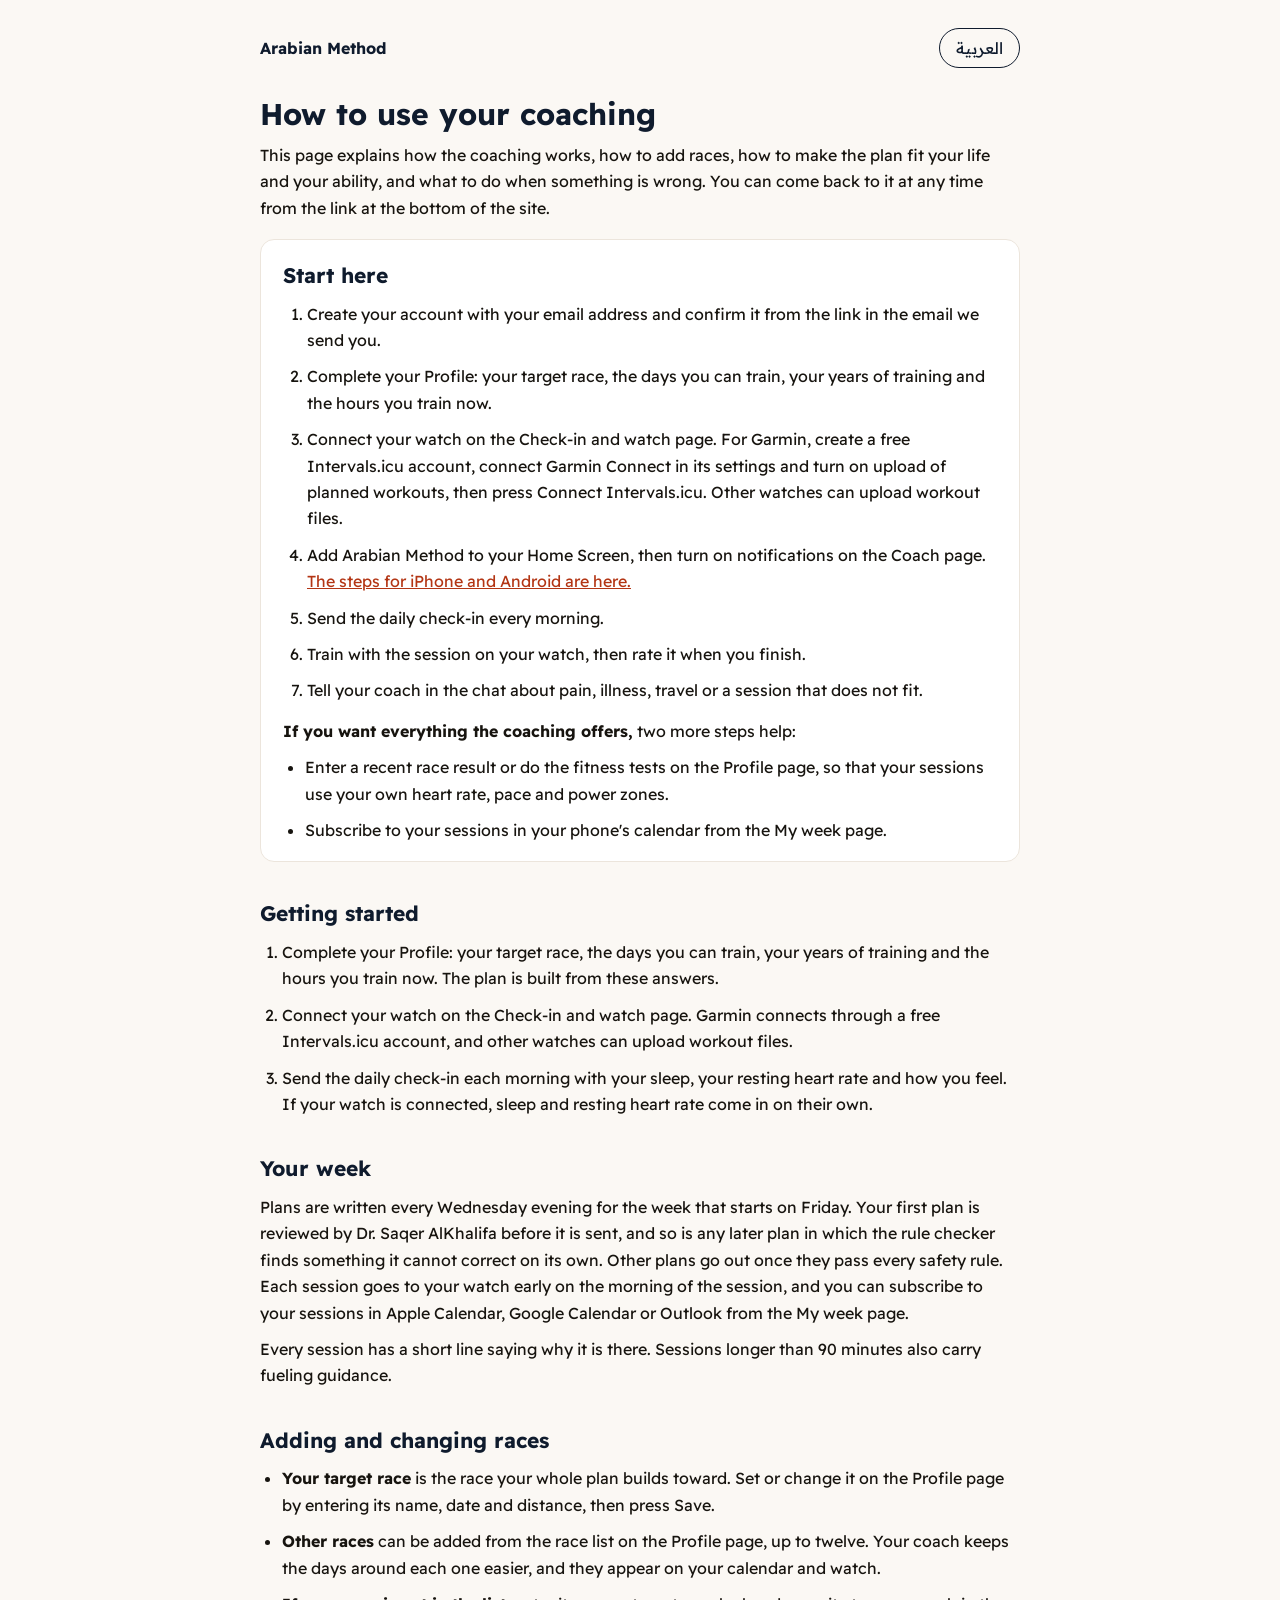
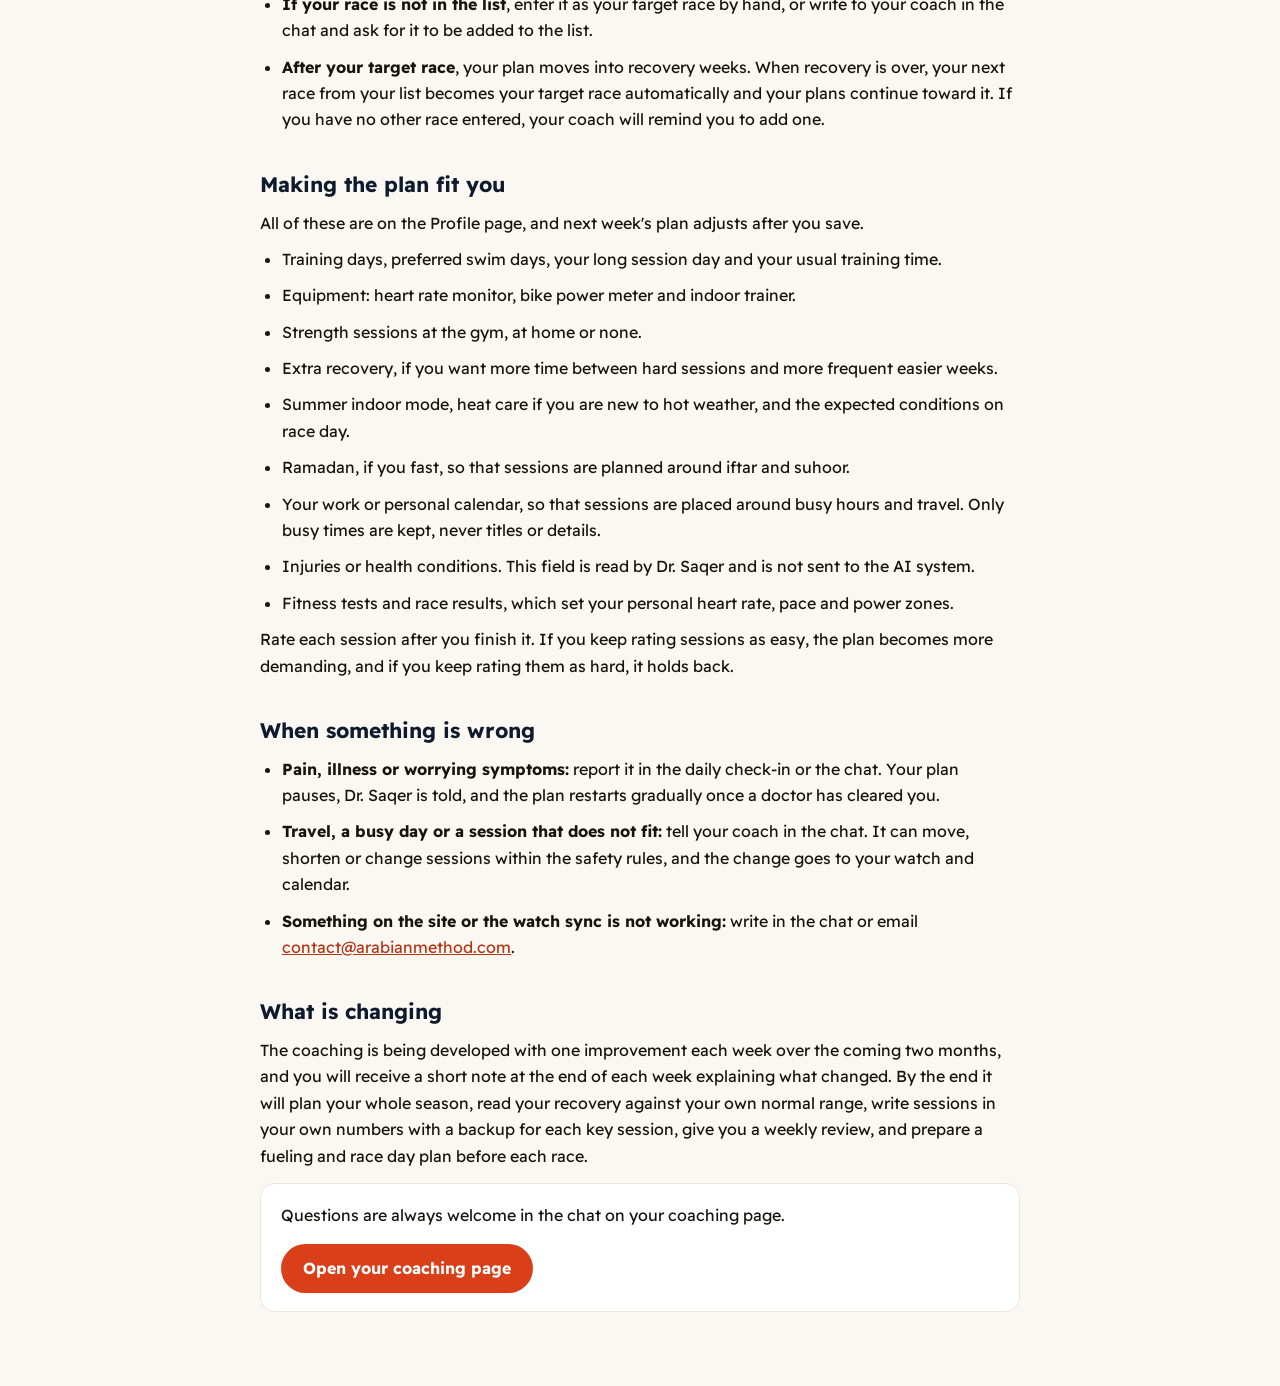
<file: guide.html>
<!DOCTYPE html>
<html lang="en" dir="ltr">
<head>
<meta charset="UTF-8">
<meta name="viewport" content="width=device-width, initial-scale=1.0, viewport-fit=cover">
<title>How to use Arabian Method | كيف تستخدم المنهج العربي</title>
<meta name="description" content="How to use your Arabian Method coaching: your week, adding races, fitting the plan to you, and what to do when something is wrong.">
<link rel="icon" type="image/svg+xml" href="/favicon.svg?v=20261126">
<link rel="icon" type="image/png" sizes="32x32" href="/favicon-32.png?v=20261126">
<link rel="icon" type="image/png" sizes="16x16" href="/favicon-16.png?v=20261126">
<link rel="icon" type="image/png" sizes="192x192" href="/icon-192.png?v=20261126">
<link rel="shortcut icon" href="/favicon.ico?v=20261126">
<link rel="apple-touch-icon" sizes="180x180" href="/apple-touch-icon.png?v=20261126">
<link rel="stylesheet" href="fonts/fonts.css?v=20261125">
<link rel="canonical" href="https://arabianmethod.com/guide.html">
<meta name="theme-color" content="#0F1B2D">
<style>
  body{margin:0;background:#FBF8F4;color:#17140F;font-family:"Readex Pro",Helvetica,Arial,sans-serif;line-height:1.65;font-size:16px}
  .wrap{max-width:760px;margin:0 auto;padding:28px 20px 60px}
  header{display:flex;justify-content:space-between;align-items:center;gap:12px;flex-wrap:wrap}
  .brand{font-weight:700;color:#0F1B2D;text-decoration:none}
  .switch{border:1px solid #0F1B2D;background:none;color:#0F1B2D;border-radius:999px;padding:6px 16px;font:inherit;cursor:pointer}
  h1{font-size:30px;line-height:1.25;margin:28px 0 8px;color:#0F1B2D}
  h2{font-size:21px;margin:34px 0 8px;color:#0F1B2D}
  p,li{margin:0 0 10px}
  ul,ol{padding-inline-start:22px;margin:0 0 10px}
  .card{background:#fff;border:1px solid #ECE5DC;border-radius:14px;padding:18px 20px;margin:14px 0}
  .btn{display:inline-block;background:#D9401A;color:#fff;text-decoration:none;font-weight:700;padding:11px 22px;border-radius:999px;margin-top:6px}
  a{color:#B33514}
  [lang=ar]{font-family:"Readex Pro","Noto Sans Arabic",Tahoma,Arial,sans-serif}
  .hide{display:none}
  .start{background:#fff;border:1px solid #ECE5DC;border-radius:14px;padding:18px 22px 8px;margin:18px 0 6px}
  .start h2{margin-top:0}
  .start ol{padding-inline-start:24px}
  #ar ol{list-style-type:arabic-indic}
  .start .more{margin-top:14px}
</style>
</head>
<body>
<div class="wrap">
<header>
  <a class="brand" href="./" id="home">Arabian Method</a>
  <button class="switch" id="sw" type="button">العربية</button>
</header>

<main id="en" lang="en" dir="ltr">
<h1>How to use your coaching</h1>
<p>This page explains how the coaching works, how to add races, how to make the plan fit your life and your ability, and what to do when something is wrong. You can come back to it at any time from the link at the bottom of the site.</p>

<section class="start" id="start">
<h2>Start here</h2>
<ol>
<li>Create your account with your email address and confirm it from the link in the email we send you.</li>
<li>Complete your Profile: your target race, the days you can train, your years of training and the hours you train now.</li>
<li>Connect your watch on the Check-in and watch page. For Garmin, create a free Intervals.icu account, connect Garmin Connect in its settings and turn on upload of planned workouts, then press Connect Intervals.icu. Other watches can upload workout files.</li>
<li>Add Arabian Method to your Home Screen, then turn on notifications on the Coach page. <a href="./#app">The steps for iPhone and Android are here.</a></li>
<li>Send the daily check-in every morning.</li>
<li>Train with the session on your watch, then rate it when you finish.</li>
<li>Tell your coach in the chat about pain, illness, travel or a session that does not fit.</li>
</ol>
<p class="more"><strong>If you want everything the coaching offers,</strong> two more steps help:</p>
<ul>
<li>Enter a recent race result or do the fitness tests on the Profile page, so that your sessions use your own heart rate, pace and power zones.</li>
<li>Subscribe to your sessions in your phone's calendar from the My week page.</li>
</ul>
</section>

<h2>Getting started</h2>
<ol>
<li>Complete your Profile: your target race, the days you can train, your years of training and the hours you train now. The plan is built from these answers.</li>
<li>Connect your watch on the Check-in and watch page. Garmin connects through a free Intervals.icu account, and other watches can upload workout files.</li>
<li>Send the daily check-in each morning with your sleep, your resting heart rate and how you feel. If your watch is connected, sleep and resting heart rate come in on their own.</li>
</ol>

<h2>Your week</h2>
<p>Plans are written every Wednesday evening for the week that starts on Friday. Your first plan is reviewed by Dr. Saqer AlKhalifa before it is sent, and so is any later plan in which the rule checker finds something it cannot correct on its own. Other plans go out once they pass every safety rule. Each session goes to your watch early on the morning of the session, and you can subscribe to your sessions in Apple Calendar, Google Calendar or Outlook from the My week page.</p>
<p>Every session has a short line saying why it is there. Sessions longer than 90 minutes also carry fueling guidance.</p>

<h2>Adding and changing races</h2>
<ul>
<li><strong>Your target race</strong> is the race your whole plan builds toward. Set or change it on the Profile page by entering its name, date and distance, then press Save.</li>
<li><strong>Other races</strong> can be added from the race list on the Profile page, up to twelve. Your coach keeps the days around each one easier, and they appear on your calendar and watch.</li>
<li><strong>If your race is not in the list</strong>, enter it as your target race by hand, or write to your coach in the chat and ask for it to be added to the list.</li>
<li><strong>After your target race</strong>, your plan moves into recovery weeks. When recovery is over, your next race from your list becomes your target race automatically and your plans continue toward it. If you have no other race entered, your coach will remind you to add one.</li>
</ul>

<h2>Making the plan fit you</h2>
<p>All of these are on the Profile page, and next week's plan adjusts after you save.</p>
<ul>
<li>Training days, preferred swim days, your long session day and your usual training time.</li>
<li>Equipment: heart rate monitor, bike power meter and indoor trainer.</li>
<li>Strength sessions at the gym, at home or none.</li>
<li>Extra recovery, if you want more time between hard sessions and more frequent easier weeks.</li>
<li>Summer indoor mode, heat care if you are new to hot weather, and the expected conditions on race day.</li>
<li>Ramadan, if you fast, so that sessions are planned around iftar and suhoor.</li>
<li>Your work or personal calendar, so that sessions are placed around busy hours and travel. Only busy times are kept, never titles or details.</li>
<li>Injuries or health conditions. This field is read by Dr. Saqer and is not sent to the AI system.</li>
<li>Fitness tests and race results, which set your personal heart rate, pace and power zones.</li>
</ul>
<p>Rate each session after you finish it. If you keep rating sessions as easy, the plan becomes more demanding, and if you keep rating them as hard, it holds back.</p>

<h2>When something is wrong</h2>
<ul>
<li><strong>Pain, illness or worrying symptoms:</strong> report it in the daily check-in or the chat. Your plan pauses, Dr. Saqer is told, and the plan restarts gradually once a doctor has cleared you.</li>
<li><strong>Travel, a busy day or a session that does not fit:</strong> tell your coach in the chat. It can move, shorten or change sessions within the safety rules, and the change goes to your watch and calendar.</li>
<li><strong>Something on the site or the watch sync is not working:</strong> write in the chat or email <a href="mailto:contact@arabianmethod.com">contact@arabianmethod.com</a>.</li>
</ul>

<h2>What is changing</h2>
<p>The coaching is being developed with one improvement each week over the coming two months, and you will receive a short note at the end of each week explaining what changed. By the end it will plan your whole season, read your recovery against your own normal range, write sessions in your own numbers with a backup for each key session, give you a weekly review, and prepare a fueling and race day plan before each race.</p>

<div class="card">
<p>Questions are always welcome in the chat on your coaching page.</p>
<a class="btn" href="./">Open your coaching page</a>
</div>
</main>

<main id="ar" lang="ar" dir="rtl" class="hide">
<h1>كيف تستخدم تدريبك</h1>
<p>تشرح هذه الصفحة طريقة عمل التدريب، وكيفية إضافة السباقات، وكيف تجعل الخطة مناسبة لحياتك وقدراتك، وما الذي تفعله عند حدوث مشكلة. يمكنك العودة إليها في أي وقت من الرابط أسفل الموقع.</p>

<section class="start" id="start-ar">
<h2>ابدأ من هنا</h2>
<ol>
<li>أنشئ حسابك ببريدك الإلكتروني، ثم أكّده من الرابط في الرسالة التي نرسلها إليك.</li>
<li>أكمل صفحة الملف: سباقك المستهدف، والأيام التي يمكنك التدرب فيها، وسنوات تدريبك، وعدد الساعات التي تتدربها حاليا.</li>
<li>اربط ساعتك من صفحة التسجيل اليومي والساعة. لساعات Garmin، أنشئ حسابا مجانيا في Intervals.icu، واربط Garmin Connect من إعداداته وفعّل رفع التمارين المخططة، ثم اضغط زر ربط Intervals.icu. ويمكن رفع ملفات التمارين من الساعات الأخرى.</li>
<li>أضف المنهج العربي إلى الشاشة الرئيسية، ثم فعّل الإشعارات من صفحة المدرب. <a href="./?lang=ar#app">خطوات آيفون وأندرويد موجودة هنا.</a></li>
<li>أرسل التسجيل اليومي كل صباح.</li>
<li>تدرب بالحصة الموجودة على ساعتك، ثم قيّمها عند الانتهاء منها.</li>
<li>أخبر مدربك في المحادثة عن أي ألم أو مرض أو سفر أو حصة لا تناسبك.</li>
</ol>
<p class="more"><strong>إذا أردت الاستفادة من كل ما يقدمه التدريب،</strong> فهناك خطوتان إضافيتان:</p>
<ul>
<li>أدخل نتيجة سباق حديث أو أجرِ اختبارات اللياقة من صفحة الملف، لتُبنى حصصك على مناطق النبض والسرعة والقدرة الخاصة بك.</li>
<li>اشترك في حصصك عبر تقويم هاتفك من صفحة أسبوعي.</li>
</ul>
</section>

<h2>البداية</h2>
<ol>
<li>أكمل صفحة الملف: سباقك المستهدف، والأيام التي يمكنك التدرب فيها، وسنوات تدريبك، وعدد الساعات التي تتدربها حاليا. تُبنى الخطة من هذه الإجابات.</li>
<li>اربط ساعتك من صفحة التسجيل اليومي والساعة. تُربط ساعات Garmin عبر حساب مجاني في Intervals.icu، ويمكن رفع ملفات التمارين من الساعات الأخرى.</li>
<li>أرسل التسجيل اليومي كل صباح متضمنا ساعات نومك ونبض الراحة وشعورك. وإذا كانت ساعتك مربوطة، يصل النوم ونبض الراحة تلقائيا.</li>
</ol>

<h2>أسبوعك</h2>
<p>تُكتب الخطط مساء كل أربعاء للأسبوع الذي يبدأ يوم الجمعة، ويراجع د. صقر آل خليفة خطتك الأولى قبل إرسالها، وكذلك أي خطة لاحقة يجد فيها مدقق القواعد أمرا لا يستطيع تصحيحه بنفسه. أما بقية الخطط فتُرسل بعد اجتيازها جميع قواعد السلامة. تصل كل حصة إلى ساعتك في صباح يومها، ويمكنك الاشتراك في حصصك عبر تقويم أبل أو تقويم جوجل أو Outlook من صفحة أسبوعي.</p>
<p>لكل حصة سطر قصير يوضح سبب وجودها، والحصص التي تزيد على 90 دقيقة تتضمن أيضا إرشادات التغذية.</p>

<h2>إضافة السباقات وتغييرها</h2>
<ul>
<li><strong>سباقك المستهدف</strong> هو السباق الذي تُبنى خطتك كلها نحوه. حدده أو غيّره من صفحة الملف بإدخال اسمه وتاريخه ومسافته، ثم اضغط حفظ.</li>
<li><strong>السباقات الأخرى</strong> يمكن إضافتها من قائمة السباقات في صفحة الملف، حتى اثني عشر سباقا. يخفف مدربك الأيام المحيطة بكل سباق، وتظهر السباقات في تقويمك وساعتك.</li>
<li><strong>إذا لم يكن سباقك في القائمة</strong>، أدخله يدويا سباقا مستهدفا، أو اكتب لمدربك في المحادثة واطلب إضافته إلى القائمة.</li>
<li><strong>بعد سباقك المستهدف</strong> تنتقل خطتك إلى أسابيع التعافي. وعند انتهاء التعافي يصبح السباق التالي في قائمتك هو السباق المستهدف تلقائيا، وتستمر خططك نحوه. وإذا لم تكن قد أضفت سباقا آخر، سيذكرك مدربك بإضافته.</li>
</ul>

<h2>اجعل الخطة مناسبة لك</h2>
<p>كل ما يلي موجود في صفحة الملف، وتتغير خطة الأسبوع التالي بعد الحفظ.</p>
<ul>
<li>أيام التدريب، وأيام السباحة المفضلة، ويوم الحصة الطويلة، ووقت تدريبك المعتاد.</li>
<li>المعدات: جهاز قياس النبض، ومقياس القدرة على الدراجة، والمدرب الداخلي.</li>
<li>تمارين القوة في النادي أو في المنزل أو دونها.</li>
<li>التعافي الإضافي، إذا أردت وقتا أطول بين الحصص الصعبة وأسابيع أخف بصورة أكثر تكرارا.</li>
<li>وضع التدريب الداخلي في الصيف، والعناية بالحر إذا كنت جديدا على الطقس الحار، والظروف المتوقعة يوم السباق.</li>
<li>رمضان، إذا كنت صائما، لتُخطط الحصص حول الإفطار والسحور.</li>
<li>تقويم عملك أو تقويمك الشخصي، لتوضع الحصص حول ساعات انشغالك وسفرك. تُحفظ أوقات الانشغال فقط، دون العناوين أو التفاصيل.</li>
<li>الإصابات أو الحالات الصحية. يقرأ هذا الحقل د. صقر، ولا يُرسل إلى نظام الذكاء الاصطناعي.</li>
<li>اختبارات اللياقة ونتائج السباقات، التي تحدد مناطق النبض والسرعة والقدرة الخاصة بك.</li>
</ul>
<p>قيّم كل حصة بعد إنهائها. إذا واصلت تقييم الحصص بأنها سهلة تصبح الخطة أكثر تحديا، وإذا واصلت تقييمها بأنها صعبة تخففها الخطة.</p>

<h2>عند حدوث مشكلة</h2>
<ul>
<li><strong>الألم أو المرض أو الأعراض المقلقة:</strong> أبلغ عنها في التسجيل اليومي أو المحادثة. تتوقف خطتك، ويُبلغ د. صقر، ثم تُستأنف الخطة تدريجيا بعد أن يسمح لك الطبيب بالعودة.</li>
<li><strong>السفر أو يوم مزدحم أو حصة لا تناسبك:</strong> أخبر مدربك في المحادثة. يمكنه نقل الحصص أو تقصيرها أو تغييرها ضمن قواعد السلامة، ويصل التغيير إلى ساعتك وتقويمك.</li>
<li><strong>مشكلة في الموقع أو في مزامنة الساعة:</strong> اكتب في المحادثة أو راسلنا على <a href="mailto:contact@arabianmethod.com">contact@arabianmethod.com</a>.</li>
</ul>

<h2>ما الذي يتغير</h2>
<p>يجري تطوير التدريب بإضافة تحسين واحد كل أسبوع خلال الشهرين القادمين، وستصلك في نهاية كل أسبوع رسالة قصيرة توضح ما تغير. وفي النهاية سيخطط التدريب لموسمك كاملا، ويقرأ تعافيك مقارنة بمعدلاتك الشخصية، ويكتب الحصص بأرقامك أنت مع بديل لكل حصة رئيسية، ويقدم لك مراجعة أسبوعية، ويعد خطة للتغذية ويوم السباق قبل كل سباق.</p>

<div class="card">
<p>يسعدنا تلقي أسئلتك دائما عبر المحادثة في صفحة تدريبك.</p>
<a class="btn" href="./?lang=ar">افتح صفحة تدريبك</a>
</div>
</main>
</div>
<script>
(function(){
  var en = document.getElementById("en"), ar = document.getElementById("ar"), sw = document.getElementById("sw"), home = document.getElementById("home");
  function set(l){
    var isAr = l === "ar";
    en.classList.toggle("hide", isAr); ar.classList.toggle("hide", !isAr);
    document.documentElement.lang = isAr ? "ar" : "en"; document.documentElement.dir = isAr ? "rtl" : "ltr";
    sw.textContent = isAr ? "English" : "العربية"; home.textContent = isAr ? "المنهج العربي" : "Arabian Method";
    home.href = isAr ? "./?lang=ar" : "./";
    try { localStorage.setItem("mc-lang", l); } catch(e) {}
  }
  var q = new URLSearchParams(location.search).get("lang"), saved = null;
  try { saved = localStorage.getItem("mc-lang"); } catch(e) {}
  set(q || saved || "en");
  if(location.hash === "#start"){ var tgt = document.getElementById(document.documentElement.lang === "ar" ? "start-ar" : "start"); if(tgt) tgt.scrollIntoView(); }
  sw.addEventListener("click", function(){ set(document.documentElement.lang === "ar" ? "en" : "ar"); });
})();
</script>
</body>
</html>
</file>
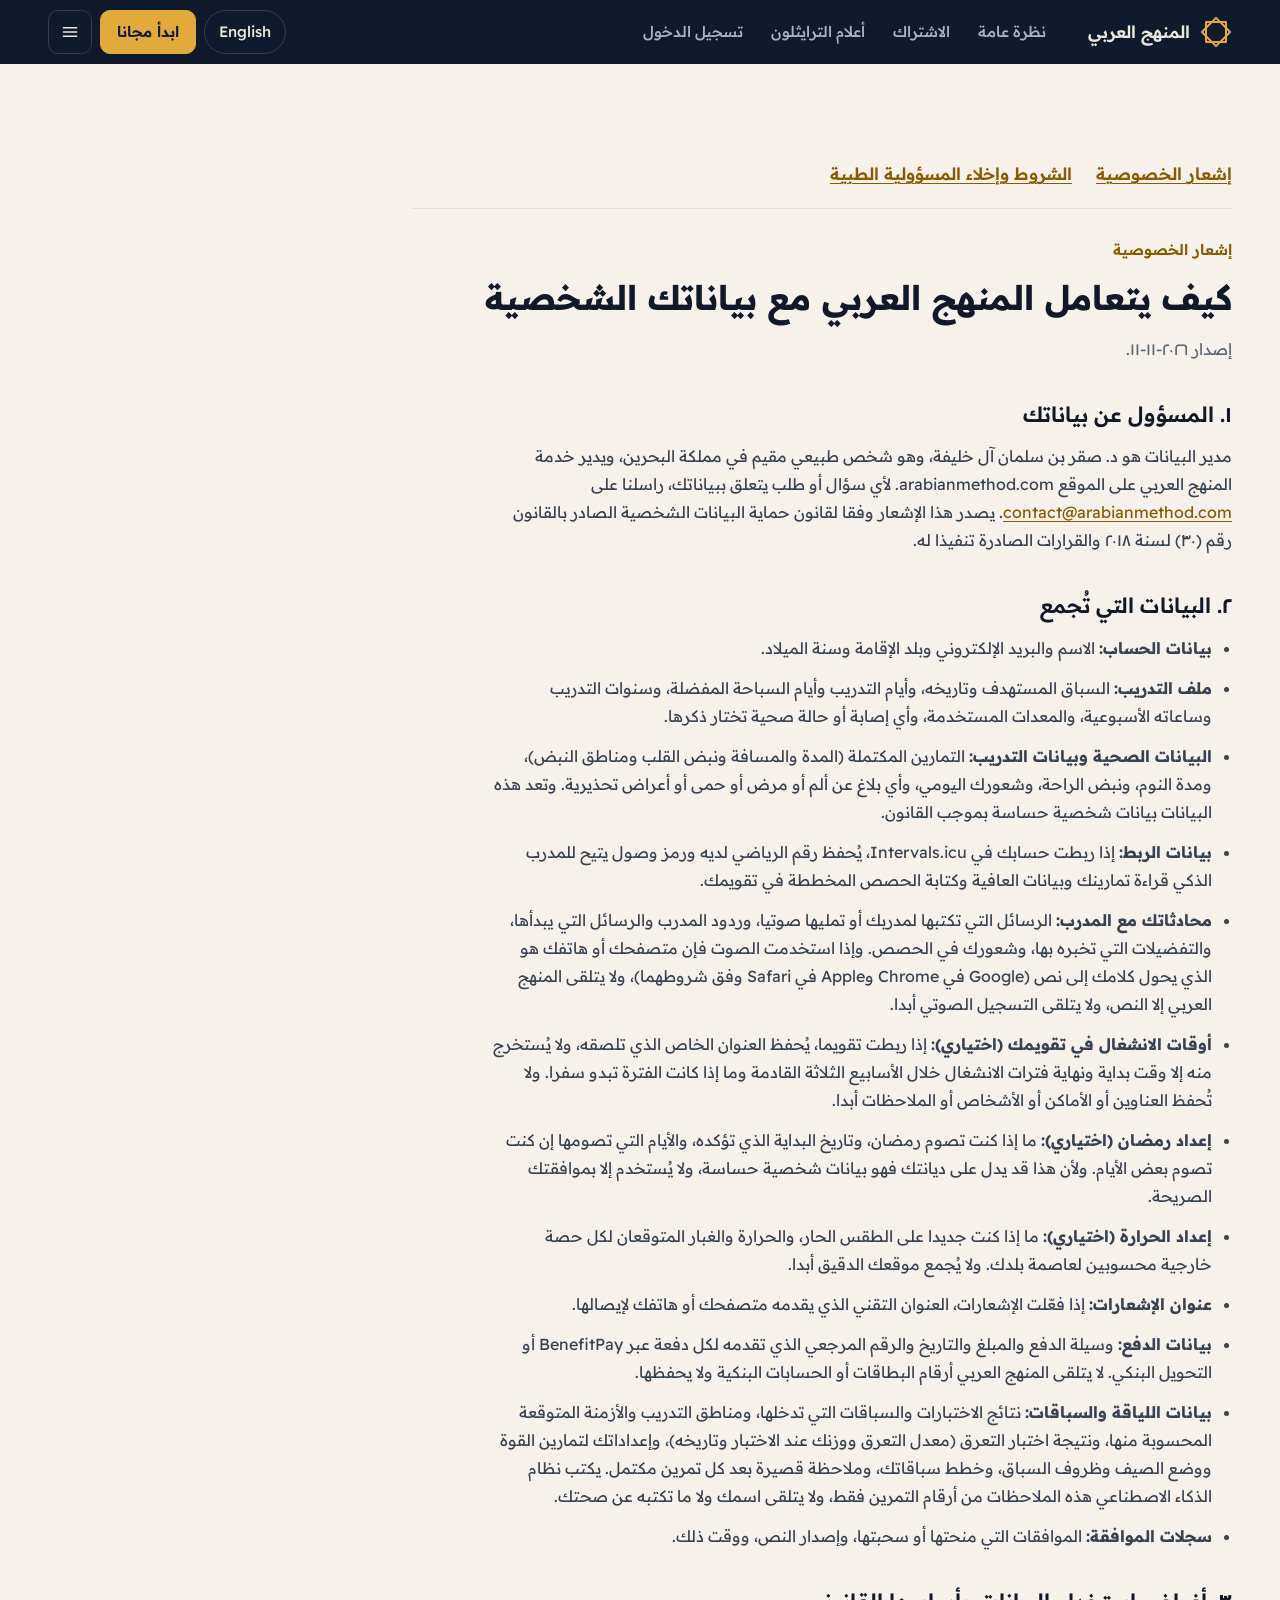
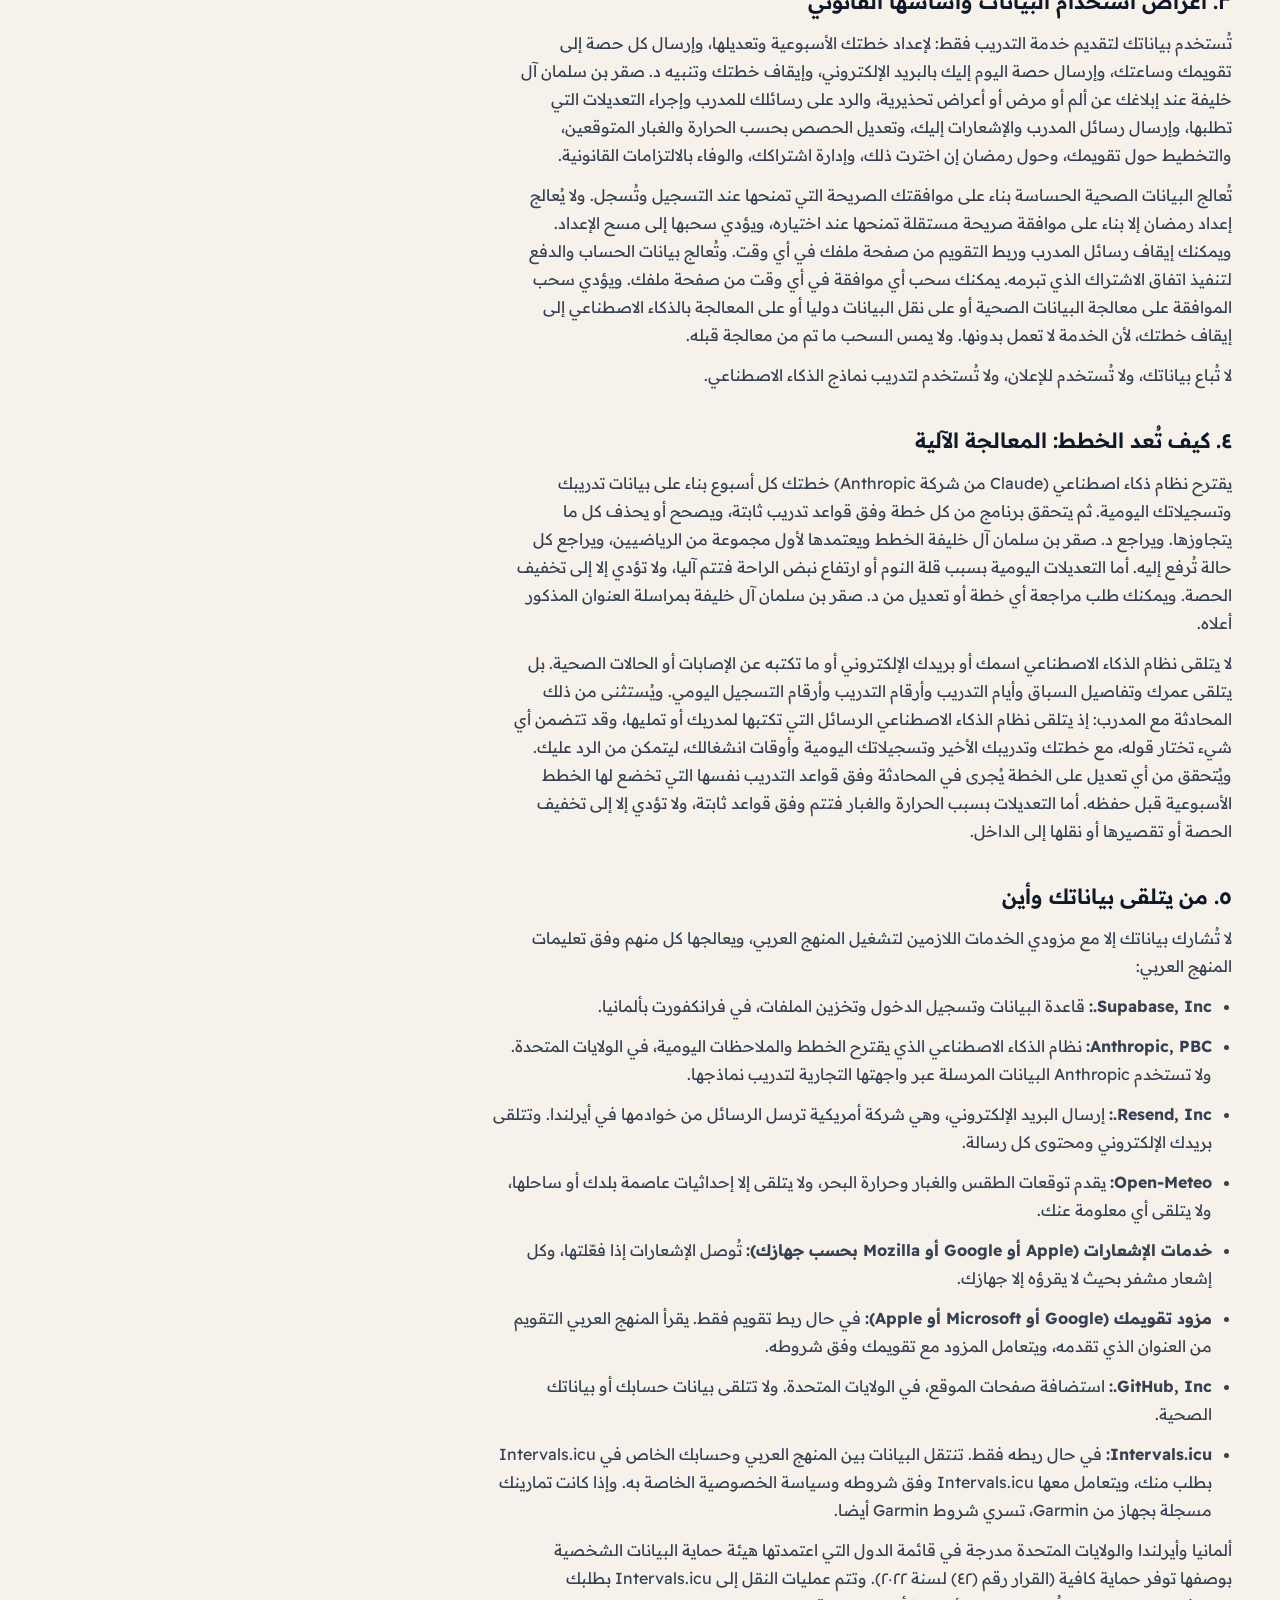
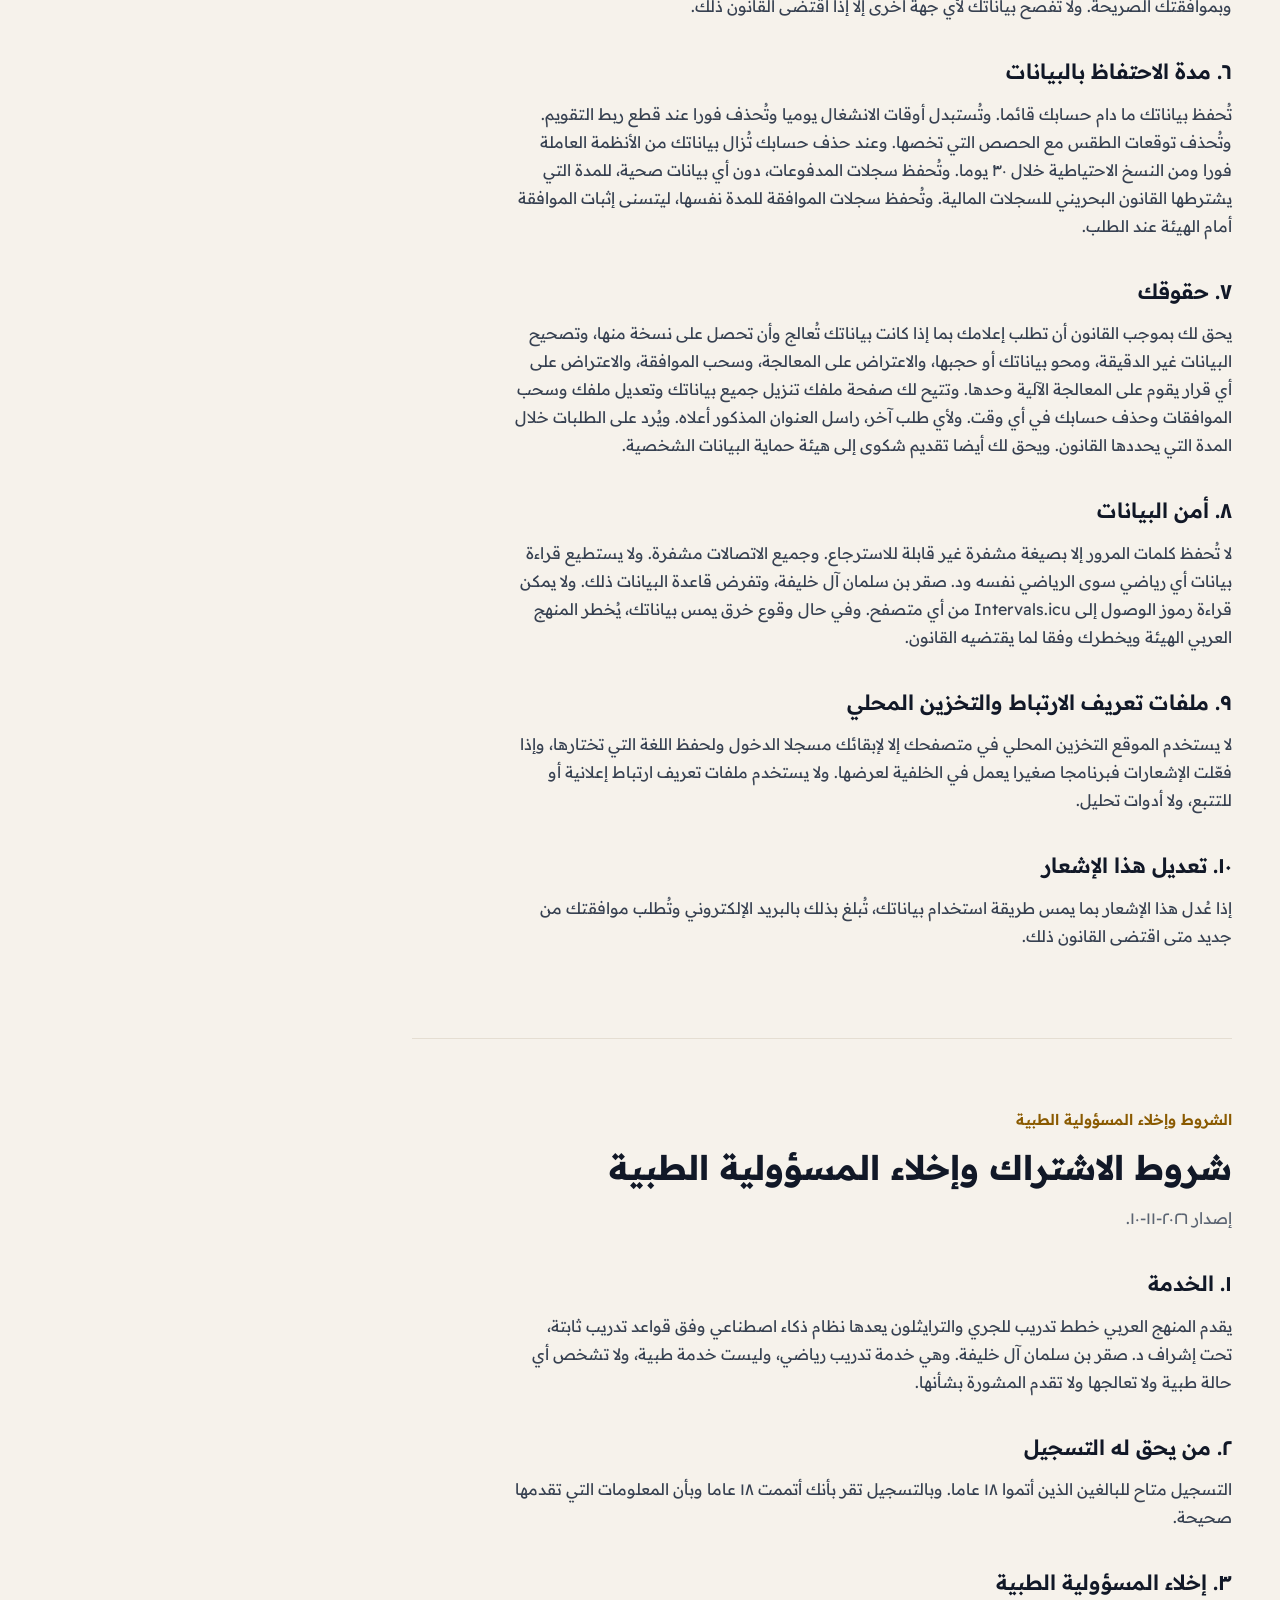
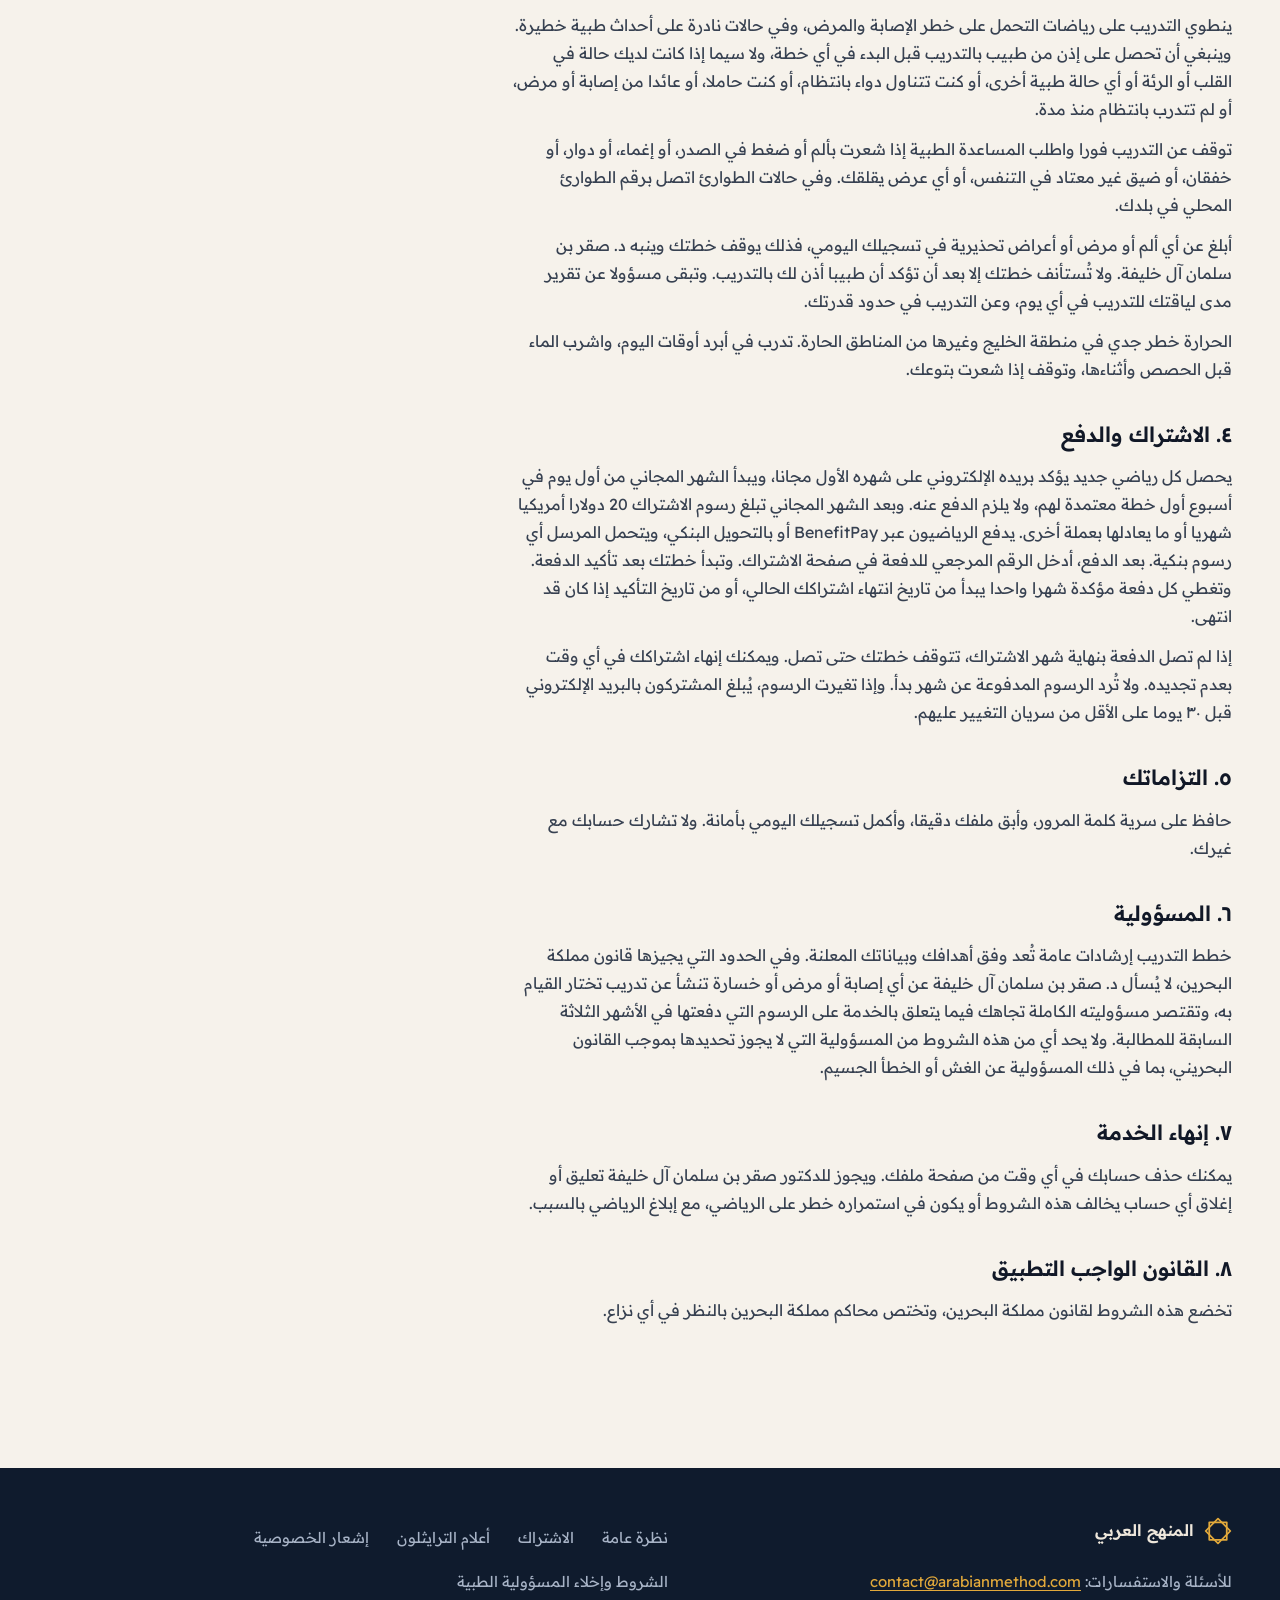
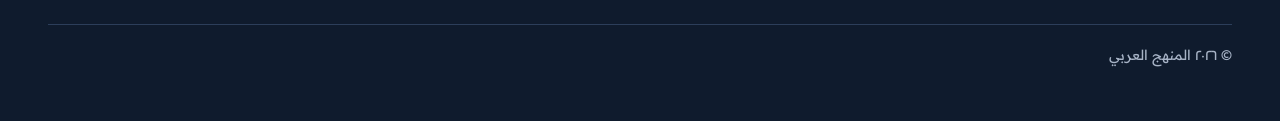
<file: legal_ar.html>
<!DOCTYPE html>
<html lang="ar" dir="rtl">
<head>
<meta charset="UTF-8">
<meta name="viewport" content="width=device-width, initial-scale=1.0">
<title>إشعار الخصوصية والشروط | المنهج العربي</title>
<meta name="description" content="كيف يتعامل المنهج العربي مع بياناتك الشخصية، وشروط الاشتراك وإخلاء المسؤولية الطبية لخدمة التدريب.">
<link rel="canonical" href="https://arabianmethod.com/legal_ar.html">
<link rel="alternate" hreflang="en" href="https://arabianmethod.com/legal_en.html">
<link rel="alternate" hreflang="ar" href="https://arabianmethod.com/legal_ar.html">
<link rel="alternate" hreflang="x-default" href="https://arabianmethod.com/legal_en.html">
<link rel="manifest" href="/manifest.webmanifest">
<link rel="icon" type="image/svg+xml" href="/favicon.svg?v=20261126">
<link rel="icon" type="image/png" sizes="32x32" href="/favicon-32.png?v=20261126">
<link rel="icon" type="image/png" sizes="16x16" href="/favicon-16.png?v=20261126">
<link rel="icon" type="image/png" sizes="192x192" href="/icon-192.png?v=20261126">
<link rel="shortcut icon" href="/favicon.ico?v=20261126">
<link rel="apple-touch-icon" sizes="180x180" href="/apple-touch-icon.png?v=20261126">
<meta name="theme-color" content="#0F1B2D">
<link rel="preload" href="/fonts/ReadexPro-latin.woff2" as="font" type="font/woff2" crossorigin>
<link rel="stylesheet" href="/fonts/fonts.css?v=20261125">
<link rel="stylesheet" href="/site.css?v=20261125">
</head>
<body>
<header class="pnav" id="pnav"><div class="pnav-in">
  <a class="pbrand" href="/?lang=ar#overview"><svg class="plogo-star" viewBox="0 0 32 32" aria-hidden="true"><g transform="translate(16 16)" fill="none" stroke="#E2A93B" stroke-width="2" stroke-linejoin="round"><rect x="-10" y="-10" width="20" height="20"/><rect x="-10" y="-10" width="20" height="20" transform="rotate(45)"/></g></svg><span class="plock">المنهج العربي</span></a>
  <div class="ck-tabs" id="tabs">
    <nav class="hnav" aria-label="الصفحات الرئيسية">
      <a href="/?lang=ar#overview" data-when="out">نظرة عامة</a>
      <a href="/?lang=ar#membership" data-when="out">الاشتراك</a>
      <a href="/notables/ar" data-when="out">أعلام الترايثلون</a>
      <a href="/?lang=ar#signin" data-when="out">تسجيل الدخول</a>
      <a href="/?lang=ar#week" data-when="in" hidden>أسبوعي</a>
      <a href="/?lang=ar#coach" data-when="in" hidden>المدرب</a>
      <a href="/?lang=ar#raceplan" data-when="in" hidden>خطة السباق</a>
      <a href="/?lang=ar#profile" data-when="in" hidden>الملف</a>
    </nav>
    <div class="hpanel" id="hpanel" hidden>
      <nav aria-label="كل الصفحات">
        <a class="btn gold" href="/?lang=ar#register" data-when="out">ابدأ مجانا</a>
        <a href="/?lang=ar#week" data-when="in" hidden>أسبوعي</a>
        <a href="/?lang=ar#coach" data-when="in" hidden>المدرب</a>
        <a href="/?lang=ar#raceplan" data-when="in" hidden>خطة السباق</a>
        <a href="/?lang=ar#connect" data-when="in" hidden>التسجيل اليومي والساعة</a>
        <a href="/?lang=ar#profile" data-when="in" hidden>الملف</a>
        <a href="/?lang=ar#overview">نظرة عامة</a>
        <a href="/?lang=ar#signin" data-when="out">تسجيل الدخول</a>
        <a href="/?lang=ar#membership">الاشتراك</a>
        <a href="/notables/ar">أعلام الترايثلون</a>
        <a href="mailto:contact@arabianmethod.com">تواصل معنا</a>
      </nav>
    </div>
  </div>
  <div class="pnav-r">
    <a class="hlang" href="/legal_en.html" hreflang="en" lang="en">English</a>
    <a class="btn gold" id="navCta" href="/?lang=ar#register" data-when="out">ابدأ مجانا</a>
    <button class="hmenu" id="menuBtn" type="button" aria-expanded="false" aria-controls="hpanel" aria-label="القائمة"><svg width="20" height="20" viewBox="0 0 24 24" fill="none" stroke="currentColor" stroke-width="1.8" stroke-linecap="round" stroke-linejoin="round" aria-hidden="true"><path d="M4 7h16M4 12h16M4 17h16"/></svg></button>
  </div>
</div></header>
<main><div class="section"><div class="ck-wrap">
<nav class="legal-toc" aria-label="في هذه الصفحة"><a href="#privacy-ar">إشعار الخصوصية</a><a href="#terms-ar">الشروط وإخلاء المسؤولية الطبية</a></nav>
<section class="legal" id="privacy-ar" data-lang="ar" dir="rtl" lang="ar">
<p class="eyebrow">إشعار الخصوصية</p>
<h2>كيف يتعامل المنهج العربي مع بياناتك الشخصية</h2>
<p class="note">إصدار ٢٠٢٦-١١-١١.</p>

<h3>١. المسؤول عن بياناتك</h3>
<p>مدير البيانات هو د. صقر بن سلمان آل خليفة، وهو شخص طبيعي مقيم في مملكة البحرين، ويدير خدمة المنهج العربي على الموقع arabianmethod.com. لأي سؤال أو طلب يتعلق ببياناتك، راسلنا على <a href="mailto:contact@arabianmethod.com" dir="ltr">contact@arabianmethod.com</a>. يصدر هذا الإشعار وفقا لقانون حماية البيانات الشخصية الصادر بالقانون رقم (٣٠) لسنة ٢٠١٨ والقرارات الصادرة تنفيذا له.</p>

<h3>٢. البيانات التي تُجمع</h3>
<ul>
<li><b>بيانات الحساب:</b> الاسم والبريد الإلكتروني وبلد الإقامة وسنة الميلاد.</li>
<li><b>ملف التدريب:</b> السباق المستهدف وتاريخه، وأيام التدريب وأيام السباحة المفضلة، وسنوات التدريب وساعاته الأسبوعية، والمعدات المستخدمة، وأي إصابة أو حالة صحية تختار ذكرها.</li>
<li><b>البيانات الصحية وبيانات التدريب:</b> التمارين المكتملة (المدة والمسافة ونبض القلب ومناطق النبض)، ومدة النوم، ونبض الراحة، وشعورك اليومي، وأي بلاغ عن ألم أو مرض أو حمى أو أعراض تحذيرية. وتعد هذه البيانات بيانات شخصية حساسة بموجب القانون.</li>
<li><b>بيانات الربط:</b> إذا ربطت حسابك في Intervals.icu، يُحفظ رقم الرياضي لديه ورمز وصول يتيح للمدرب الذكي قراءة تمارينك وبيانات العافية وكتابة الحصص المخططة في تقويمك.</li>
<li><b>محادثاتك مع المدرب:</b> الرسائل التي تكتبها لمدربك أو تمليها صوتيا، وردود المدرب والرسائل التي يبدأها، والتفضيلات التي تخبره بها، وشعورك في الحصص. وإذا استخدمت الصوت فإن متصفحك أو هاتفك هو الذي يحول كلامك إلى نص (Google في Chrome وApple في Safari وفق شروطهما)، ولا يتلقى المنهج العربي إلا النص، ولا يتلقى التسجيل الصوتي أبدا.</li> <li><b>أوقات الانشغال في تقويمك (اختياري):</b> إذا ربطت تقويما، يُحفظ العنوان الخاص الذي تلصقه، ولا يُستخرج منه إلا وقت بداية ونهاية فترات الانشغال خلال الأسابيع الثلاثة القادمة وما إذا كانت الفترة تبدو سفرا. ولا تُحفظ العناوين أو الأماكن أو الأشخاص أو الملاحظات أبدا.</li> <li><b>إعداد رمضان (اختياري):</b> ما إذا كنت تصوم رمضان، وتاريخ البداية الذي تؤكده، والأيام التي تصومها إن كنت تصوم بعض الأيام. ولأن هذا قد يدل على ديانتك فهو بيانات شخصية حساسة، ولا يُستخدم إلا بموافقتك الصريحة.</li> <li><b>إعداد الحرارة (اختياري):</b> ما إذا كنت جديدا على الطقس الحار، والحرارة والغبار المتوقعان لكل حصة خارجية محسوبين لعاصمة بلدك. ولا يُجمع موقعك الدقيق أبدا.</li> <li><b>عنوان الإشعارات:</b> إذا فعّلت الإشعارات، العنوان التقني الذي يقدمه متصفحك أو هاتفك لإيصالها.</li> <li><b>بيانات الدفع:</b> وسيلة الدفع والمبلغ والتاريخ والرقم المرجعي الذي تقدمه لكل دفعة عبر BenefitPay أو التحويل البنكي. لا يتلقى المنهج العربي أرقام البطاقات أو الحسابات البنكية ولا يحفظها.</li>
<li><b>بيانات اللياقة والسباقات:</b> نتائج الاختبارات والسباقات التي تدخلها، ومناطق التدريب والأزمنة المتوقعة المحسوبة منها، ونتيجة اختبار التعرق (معدل التعرق ووزنك عند الاختبار وتاريخه)، وإعداداتك لتمارين القوة ووضع الصيف وظروف السباق، وخطط سباقاتك، وملاحظة قصيرة بعد كل تمرين مكتمل. يكتب نظام الذكاء الاصطناعي هذه الملاحظات من أرقام التمرين فقط، ولا يتلقى اسمك ولا ما تكتبه عن صحتك.</li>
<li><b>سجلات الموافقة:</b> الموافقات التي منحتها أو سحبتها، وإصدار النص، ووقت ذلك.</li>
</ul>

<h3>٣. أغراض استخدام البيانات وأساسها القانوني</h3>
<p>تُستخدم بياناتك لتقديم خدمة التدريب فقط: لإعداد خطتك الأسبوعية وتعديلها، وإرسال كل حصة إلى تقويمك وساعتك، وإرسال حصة اليوم إليك بالبريد الإلكتروني، وإيقاف خطتك وتنبيه د. صقر بن سلمان آل خليفة عند إبلاغك عن ألم أو مرض أو أعراض تحذيرية، والرد على رسائلك للمدرب وإجراء التعديلات التي تطلبها، وإرسال رسائل المدرب والإشعارات إليك، وتعديل الحصص بحسب الحرارة والغبار المتوقعين، والتخطيط حول تقويمك، وحول رمضان إن اخترت ذلك، وإدارة اشتراكك، والوفاء بالالتزامات القانونية.</p>
<p>تُعالج البيانات الصحية الحساسة بناء على موافقتك الصريحة التي تمنحها عند التسجيل وتُسجل. ولا يُعالج إعداد رمضان إلا بناء على موافقة صريحة مستقلة تمنحها عند اختياره، ويؤدي سحبها إلى مسح الإعداد. ويمكنك إيقاف رسائل المدرب وربط التقويم من صفحة ملفك في أي وقت. وتُعالج بيانات الحساب والدفع لتنفيذ اتفاق الاشتراك الذي تبرمه. يمكنك سحب أي موافقة في أي وقت من صفحة ملفك. ويؤدي سحب الموافقة على معالجة البيانات الصحية أو على نقل البيانات دوليا أو على المعالجة بالذكاء الاصطناعي إلى إيقاف خطتك، لأن الخدمة لا تعمل بدونها. ولا يمس السحب ما تم من معالجة قبله.</p>
<p>لا تُباع بياناتك، ولا تُستخدم للإعلان، ولا تُستخدم لتدريب نماذج الذكاء الاصطناعي.</p>

<h3>٤. كيف تُعد الخطط: المعالجة الآلية</h3>
<p>يقترح نظام ذكاء اصطناعي (Claude من شركة Anthropic) خطتك كل أسبوع بناء على بيانات تدريبك وتسجيلاتك اليومية. ثم يتحقق برنامج من كل خطة وفق قواعد تدريب ثابتة، ويصحح أو يحذف كل ما يتجاوزها. ويراجع د. صقر بن سلمان آل خليفة الخطط ويعتمدها لأول مجموعة من الرياضيين، ويراجع كل حالة تُرفع إليه. أما التعديلات اليومية بسبب قلة النوم أو ارتفاع نبض الراحة فتتم آليا، ولا تؤدي إلا إلى تخفيف الحصة. ويمكنك طلب مراجعة أي خطة أو تعديل من د. صقر بن سلمان آل خليفة بمراسلة العنوان المذكور أعلاه.</p>
<p>لا يتلقى نظام الذكاء الاصطناعي اسمك أو بريدك الإلكتروني أو ما تكتبه عن الإصابات أو الحالات الصحية. بل يتلقى عمرك وتفاصيل السباق وأيام التدريب وأرقام التدريب وأرقام التسجيل اليومي. ويُستثنى من ذلك المحادثة مع المدرب: إذ يتلقى نظام الذكاء الاصطناعي الرسائل التي تكتبها لمدربك أو تمليها، وقد تتضمن أي شيء تختار قوله، مع خطتك وتدريبك الأخير وتسجيلاتك اليومية وأوقات انشغالك، ليتمكن من الرد عليك. ويُتحقق من أي تعديل على الخطة يُجرى في المحادثة وفق قواعد التدريب نفسها التي تخضع لها الخطط الأسبوعية قبل حفظه. أما التعديلات بسبب الحرارة والغبار فتتم وفق قواعد ثابتة، ولا تؤدي إلا إلى تخفيف الحصة أو تقصيرها أو نقلها إلى الداخل.</p>

<h3>٥. من يتلقى بياناتك وأين</h3>
<p>لا تُشارك بياناتك إلا مع مزودي الخدمات اللازمين لتشغيل المنهج العربي، ويعالجها كل منهم وفق تعليمات المنهج العربي:</p>
<ul>
<li><b>Supabase, Inc.:</b> قاعدة البيانات وتسجيل الدخول وتخزين الملفات، في فرانكفورت بألمانيا.</li>
<li><b>Anthropic, PBC:</b> نظام الذكاء الاصطناعي الذي يقترح الخطط والملاحظات اليومية، في الولايات المتحدة. ولا تستخدم Anthropic البيانات المرسلة عبر واجهتها التجارية لتدريب نماذجها.</li>
<li><b>Resend, Inc.:</b> إرسال البريد الإلكتروني، وهي شركة أمريكية ترسل الرسائل من خوادمها في أيرلندا. وتتلقى بريدك الإلكتروني ومحتوى كل رسالة.</li>
<li><b>Open-Meteo:</b> يقدم توقعات الطقس والغبار وحرارة البحر، ولا يتلقى إلا إحداثيات عاصمة بلدك أو ساحلها، ولا يتلقى أي معلومة عنك.</li> <li><b>خدمات الإشعارات (Apple أو Google أو Mozilla بحسب جهازك):</b> تُوصل الإشعارات إذا فعّلتها، وكل إشعار مشفر بحيث لا يقرؤه إلا جهازك.</li> <li><b>مزود تقويمك (Google أو Microsoft أو Apple):</b> في حال ربط تقويم فقط. يقرأ المنهج العربي التقويم من العنوان الذي تقدمه، ويتعامل المزود مع تقويمك وفق شروطه.</li> <li><b>GitHub, Inc.:</b> استضافة صفحات الموقع، في الولايات المتحدة. ولا تتلقى بيانات حسابك أو بياناتك الصحية.</li>
<li><b>Intervals.icu:</b> في حال ربطه فقط. تنتقل البيانات بين المنهج العربي وحسابك الخاص في Intervals.icu بطلب منك، ويتعامل معها Intervals.icu وفق شروطه وسياسة الخصوصية الخاصة به. وإذا كانت تمارينك مسجلة بجهاز من Garmin، تسري شروط Garmin أيضا.</li>
</ul>
<p>ألمانيا وأيرلندا والولايات المتحدة مدرجة في قائمة الدول التي اعتمدتها هيئة حماية البيانات الشخصية بوصفها توفر حماية كافية (القرار رقم (٤٢) لسنة ٢٠٢٢). وتتم عمليات النقل إلى Intervals.icu بطلبك وبموافقتك الصريحة. ولا تُفصح بياناتك لأي جهة أخرى إلا إذا اقتضى القانون ذلك.</p>

<h3>٦. مدة الاحتفاظ بالبيانات</h3>
<p>تُحفظ بياناتك ما دام حسابك قائما. وتُستبدل أوقات الانشغال يوميا وتُحذف فورا عند قطع ربط التقويم. وتُحذف توقعات الطقس مع الحصص التي تخصها. وعند حذف حسابك تُزال بياناتك من الأنظمة العاملة فورا ومن النسخ الاحتياطية خلال ٣٠ يوما. وتُحفظ سجلات المدفوعات، دون أي بيانات صحية، للمدة التي يشترطها القانون البحريني للسجلات المالية. وتُحفظ سجلات الموافقة للمدة نفسها، ليتسنى إثبات الموافقة أمام الهيئة عند الطلب.</p>

<h3>٧. حقوقك</h3>
<p>يحق لك بموجب القانون أن تطلب إعلامك بما إذا كانت بياناتك تُعالج وأن تحصل على نسخة منها، وتصحيح البيانات غير الدقيقة، ومحو بياناتك أو حجبها، والاعتراض على المعالجة، وسحب الموافقة، والاعتراض على أي قرار يقوم على المعالجة الآلية وحدها. وتتيح لك صفحة ملفك تنزيل جميع بياناتك وتعديل ملفك وسحب الموافقات وحذف حسابك في أي وقت. ولأي طلب آخر، راسل العنوان المذكور أعلاه. ويُرد على الطلبات خلال المدة التي يحددها القانون. ويحق لك أيضا تقديم شكوى إلى هيئة حماية البيانات الشخصية.</p>

<h3>٨. أمن البيانات</h3>
<p>لا تُحفظ كلمات المرور إلا بصيغة مشفرة غير قابلة للاسترجاع. وجميع الاتصالات مشفرة. ولا يستطيع قراءة بيانات أي رياضي سوى الرياضي نفسه ود. صقر بن سلمان آل خليفة، وتفرض قاعدة البيانات ذلك. ولا يمكن قراءة رموز الوصول إلى Intervals.icu من أي متصفح. وفي حال وقوع خرق يمس بياناتك، يُخطر المنهج العربي الهيئة ويخطرك وفقا لما يقتضيه القانون.</p>

<h3>٩. ملفات تعريف الارتباط والتخزين المحلي</h3>
<p>لا يستخدم الموقع التخزين المحلي في متصفحك إلا لإبقائك مسجلا الدخول ولحفظ اللغة التي تختارها، وإذا فعّلت الإشعارات فبرنامجا صغيرا يعمل في الخلفية لعرضها. ولا يستخدم ملفات تعريف ارتباط إعلانية أو للتتبع، ولا أدوات تحليل.</p>

<h3>١٠. تعديل هذا الإشعار</h3>
<p>إذا عُدل هذا الإشعار بما يمس طريقة استخدام بياناتك، تُبلغ بذلك بالبريد الإلكتروني وتُطلب موافقتك من جديد متى اقتضى القانون ذلك.</p>
</section>

<section class="legal" id="terms-ar" data-lang="ar" dir="rtl" lang="ar">
<p class="eyebrow">الشروط وإخلاء المسؤولية الطبية</p>
<h2>شروط الاشتراك وإخلاء المسؤولية الطبية</h2>
<p class="note">إصدار ٢٠٢٦-١١-١٠.</p>

<h3>١. الخدمة</h3>
<p>يقدم المنهج العربي خطط تدريب للجري والترايثلون يعدها نظام ذكاء اصطناعي وفق قواعد تدريب ثابتة، تحت إشراف د. صقر بن سلمان آل خليفة. وهي خدمة تدريب رياضي، وليست خدمة طبية، ولا تشخص أي حالة طبية ولا تعالجها ولا تقدم المشورة بشأنها.</p>

<h3>٢. من يحق له التسجيل</h3>
<p>التسجيل متاح للبالغين الذين أتموا ١٨ عاما. وبالتسجيل تقر بأنك أتممت ١٨ عاما وبأن المعلومات التي تقدمها صحيحة.</p>

<h3>٣. إخلاء المسؤولية الطبية</h3>
<p>ينطوي التدريب على رياضات التحمل على خطر الإصابة والمرض، وفي حالات نادرة على أحداث طبية خطيرة. وينبغي أن تحصل على إذن من طبيب بالتدريب قبل البدء في أي خطة، ولا سيما إذا كانت لديك حالة في القلب أو الرئة أو أي حالة طبية أخرى، أو كنت تتناول دواء بانتظام، أو كنت حاملا، أو عائدا من إصابة أو مرض، أو لم تتدرب بانتظام منذ مدة.</p>
<p>توقف عن التدريب فورا واطلب المساعدة الطبية إذا شعرت بألم أو ضغط في الصدر، أو إغماء، أو دوار، أو خفقان، أو ضيق غير معتاد في التنفس، أو أي عرض يقلقك. وفي حالات الطوارئ اتصل برقم الطوارئ المحلي في بلدك.</p>
<p>أبلغ عن أي ألم أو مرض أو أعراض تحذيرية في تسجيلك اليومي، فذلك يوقف خطتك وينبه د. صقر بن سلمان آل خليفة. ولا تُستأنف خطتك إلا بعد أن تؤكد أن طبيبا أذن لك بالتدريب. وتبقى مسؤولا عن تقرير مدى لياقتك للتدريب في أي يوم، وعن التدريب في حدود قدرتك.</p>
<p>الحرارة خطر جدي في منطقة الخليج وغيرها من المناطق الحارة. تدرب في أبرد أوقات اليوم، واشرب الماء قبل الحصص وأثناءها، وتوقف إذا شعرت بتوعك.</p>

<h3>٤. الاشتراك والدفع</h3>
<p>يحصل كل رياضي جديد يؤكد بريده الإلكتروني على شهره الأول مجانا، ويبدأ الشهر المجاني من أول يوم في أسبوع أول خطة معتمدة لهم، ولا يلزم الدفع عنه. وبعد الشهر المجاني تبلغ رسوم الاشتراك 20 دولارا أمريكيا شهريا أو ما يعادلها بعملة أخرى. يدفع الرياضيون عبر BenefitPay أو بالتحويل البنكي، ويتحمل المرسل أي رسوم بنكية. بعد الدفع، أدخل الرقم المرجعي للدفعة في صفحة الاشتراك. وتبدأ خطتك بعد تأكيد الدفعة. وتغطي كل دفعة مؤكدة شهرا واحدا يبدأ من تاريخ انتهاء اشتراكك الحالي، أو من تاريخ التأكيد إذا كان قد انتهى.</p>
<p>إذا لم تصل الدفعة بنهاية شهر الاشتراك، تتوقف خطتك حتى تصل. ويمكنك إنهاء اشتراكك في أي وقت بعدم تجديده. ولا تُرد الرسوم المدفوعة عن شهر بدأ. وإذا تغيرت الرسوم، يُبلغ المشتركون بالبريد الإلكتروني قبل ٣٠ يوما على الأقل من سريان التغيير عليهم.</p>

<h3>٥. التزاماتك</h3>
<p>حافظ على سرية كلمة المرور، وأبق ملفك دقيقا، وأكمل تسجيلك اليومي بأمانة. ولا تشارك حسابك مع غيرك.</p>

<h3>٦. المسؤولية</h3>
<p>خطط التدريب إرشادات عامة تُعد وفق أهدافك وبياناتك المعلنة. وفي الحدود التي يجيزها قانون مملكة البحرين، لا يُسأل د. صقر بن سلمان آل خليفة عن أي إصابة أو مرض أو خسارة تنشأ عن تدريب تختار القيام به، وتقتصر مسؤوليته الكاملة تجاهك فيما يتعلق بالخدمة على الرسوم التي دفعتها في الأشهر الثلاثة السابقة للمطالبة. ولا يحد أي من هذه الشروط من المسؤولية التي لا يجوز تحديدها بموجب القانون البحريني، بما في ذلك المسؤولية عن الغش أو الخطأ الجسيم.</p>

<h3>٧. إنهاء الخدمة</h3>
<p>يمكنك حذف حسابك في أي وقت من صفحة ملفك. ويجوز للدكتور صقر بن سلمان آل خليفة تعليق أو إغلاق أي حساب يخالف هذه الشروط أو يكون في استمراره خطر على الرياضي، مع إبلاغ الرياضي بالسبب.</p>

<h3>٨. القانون الواجب التطبيق</h3>
<p>تخضع هذه الشروط لقانون مملكة البحرين، وتختص محاكم مملكة البحرين بالنظر في أي نزاع.</p>
</section>
</div></div></main>
<footer class="site"><div class="ck-wrap">
  <div class="foot">
    <div class="fbrand">
      <span class="fname"><svg class="" viewBox="0 0 32 32" width="28" height="28" aria-hidden="true"><g transform="translate(16 16)" fill="none" stroke="#E2A93B" stroke-width="2" stroke-linejoin="round"><rect x="-10" y="-10" width="20" height="20"/><rect x="-10" y="-10" width="20" height="20" transform="rotate(45)"/></g></svg>المنهج العربي</span>
      <p class="contact-line">للأسئلة والاستفسارات: <a class="fmail" href="mailto:contact@arabianmethod.com" dir="ltr">contact@arabianmethod.com</a></p>
    </div>
    <nav class="fnav" aria-label="روابط أسفل الصفحة">
      <a href="/?lang=ar#overview">نظرة عامة</a>
      <a href="/?lang=ar#membership">الاشتراك</a>
      <a href="/notables/ar">أعلام الترايثلون</a>
      <a href="/legal_ar.html#privacy-ar">إشعار الخصوصية</a>
      <a href="/legal_ar.html#terms-ar">الشروط وإخلاء المسؤولية الطبية</a>
    </nav>
  </div>
  <p class="copy">© ٢٠٢٦ المنهج العربي</p>
</div></footer>
<script>
(function(){
  var signed = false;
  try{ for(var i = 0; i < localStorage.length; i++){ var k = localStorage.key(i); if(/^sb-.*-auth-token$/.test(k)){ var v = JSON.parse(localStorage.getItem(k) || "null"); if(v && (v.access_token || (v.currentSession && v.currentSession.access_token))) signed = true; } } }catch(e){}
  document.querySelectorAll("[data-when]").forEach(function(a){ a.hidden = a.getAttribute("data-when") === "in" ? !signed : signed; });
  var btn = document.getElementById("menuBtn"), panel = document.getElementById("hpanel");
  if(!btn || !panel) return;
  function setOpen(o){ panel.hidden = !o; btn.setAttribute("aria-expanded", o ? "true" : "false"); }
  btn.addEventListener("click", function(e){ e.stopPropagation(); setOpen(panel.hidden); if(!panel.hidden){ var f = panel.querySelector("a:not([hidden])"); if(f) f.focus(); } });
  document.addEventListener("click", function(e){ if(!panel.hidden && !panel.contains(e.target)) setOpen(false); });
  document.addEventListener("keydown", function(e){ if(e.key === "Escape" && !panel.hidden){ setOpen(false); btn.focus(); } });
})();
</script>
</body>
</html>
</file>
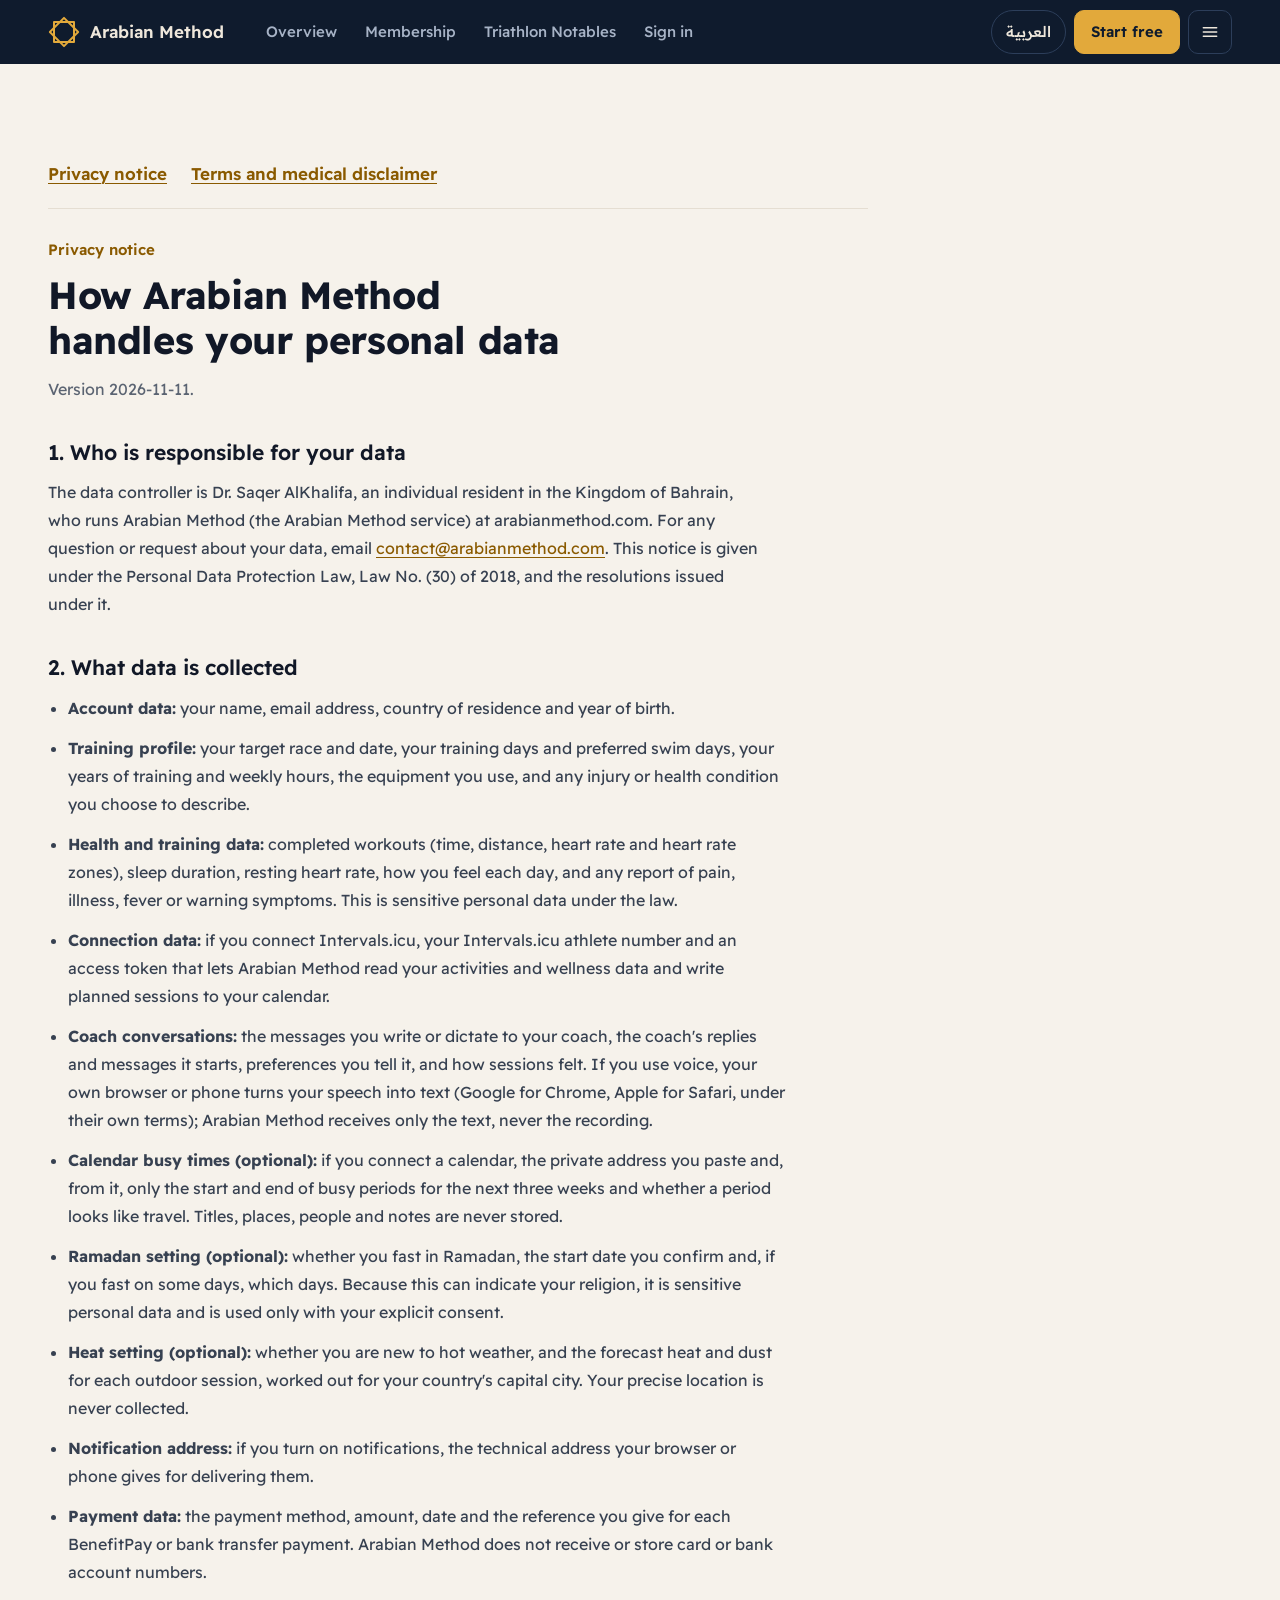
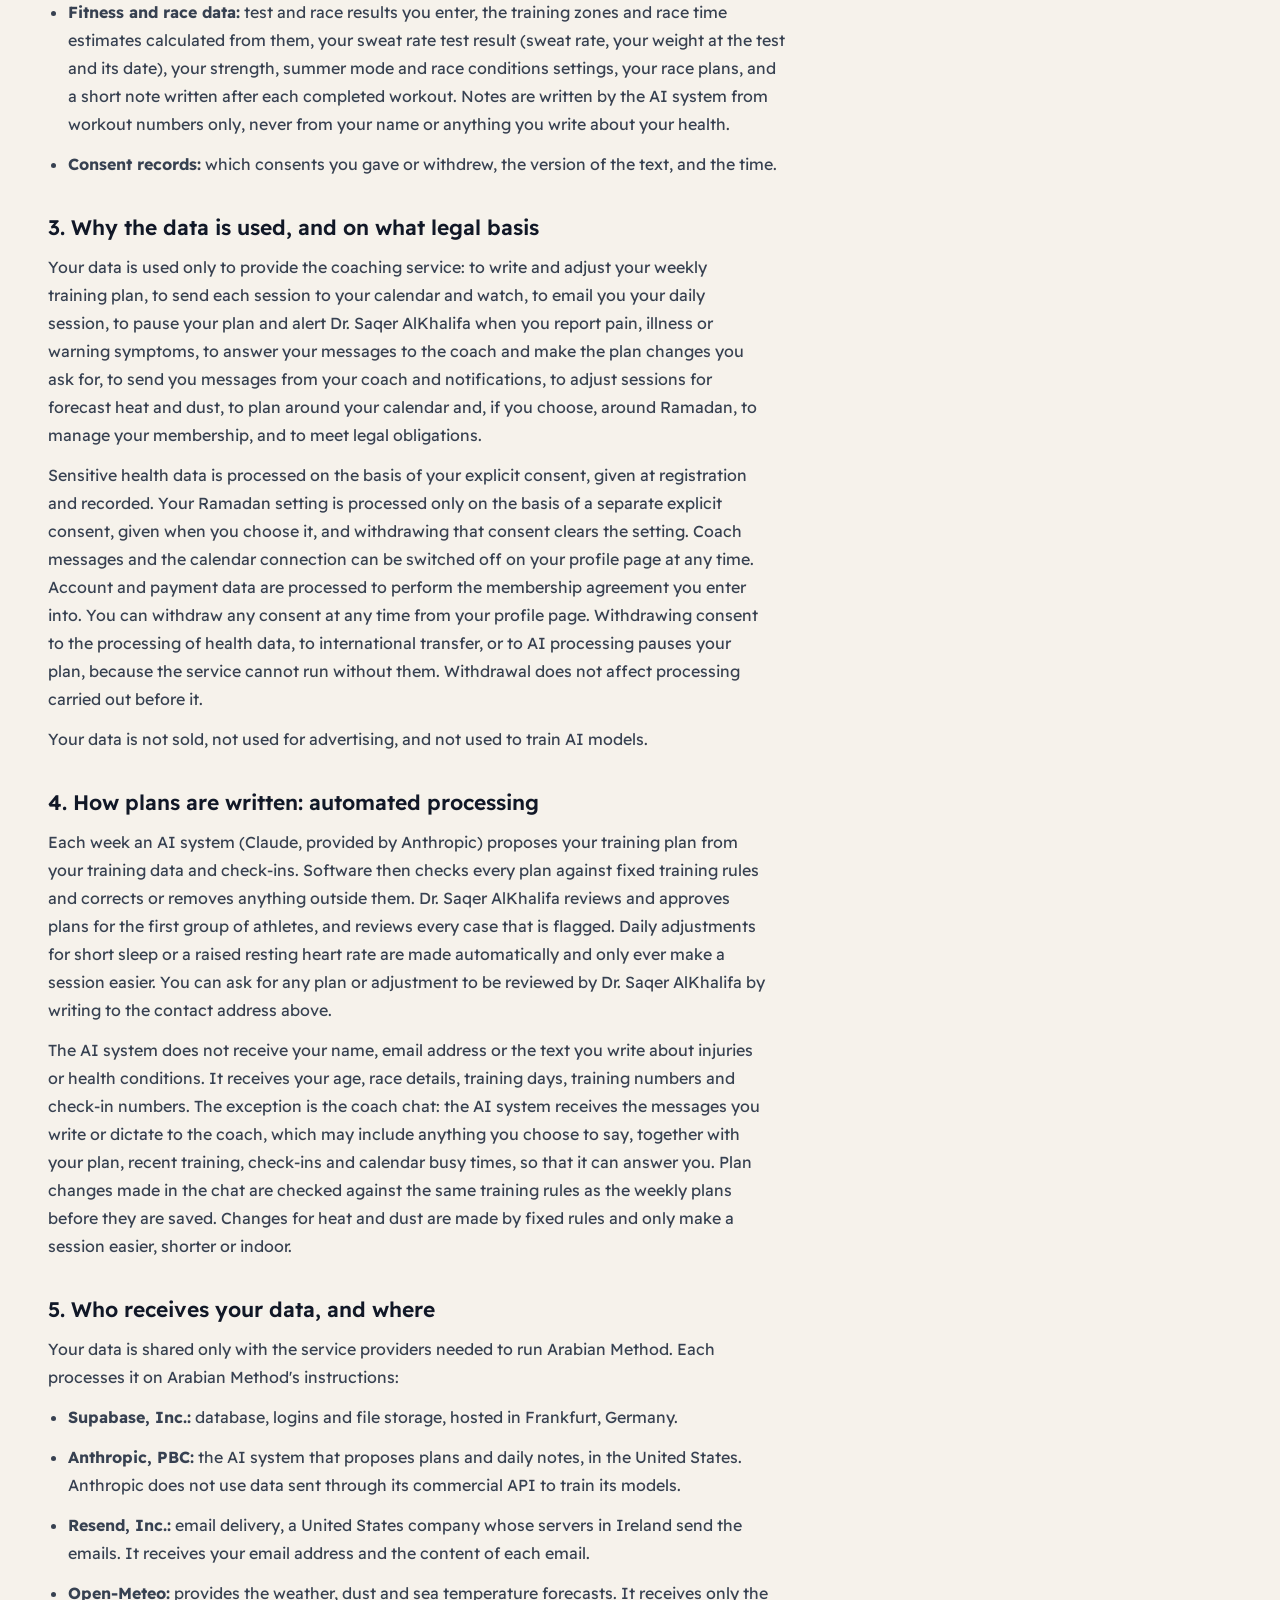
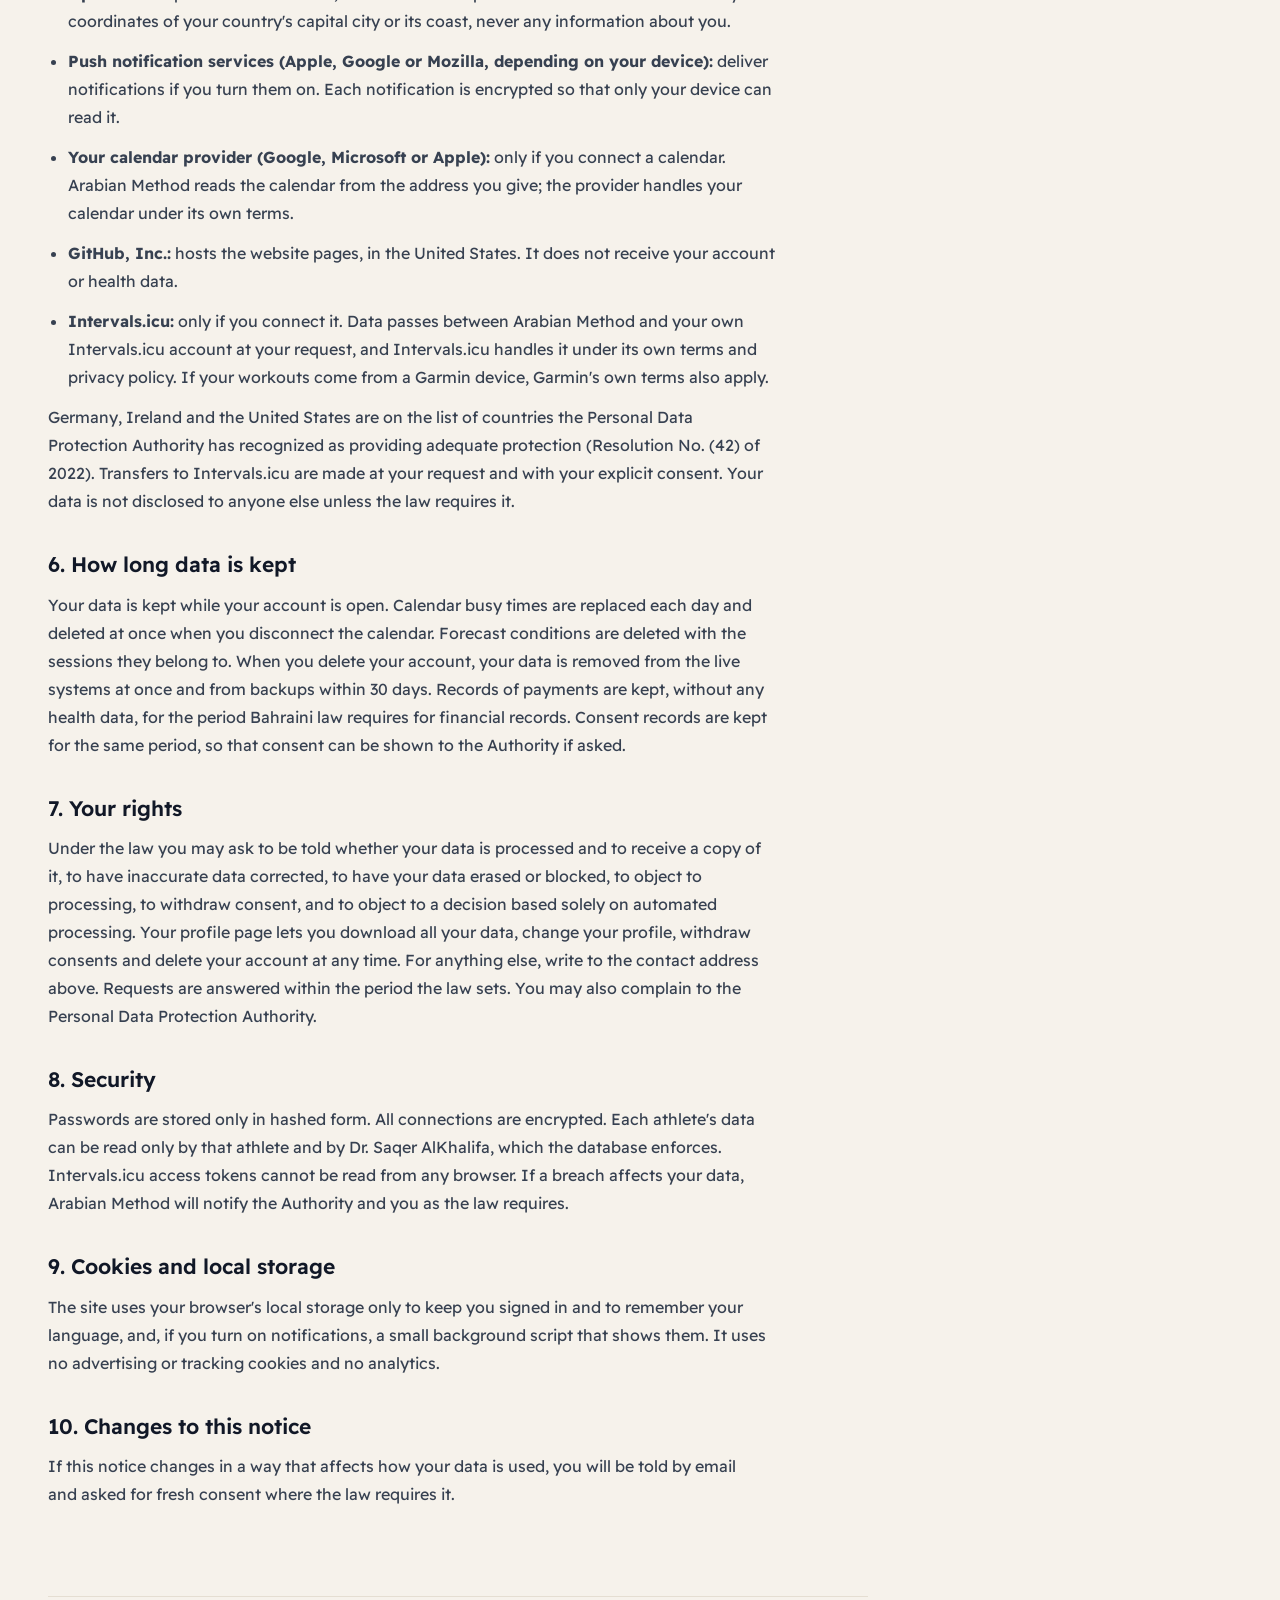
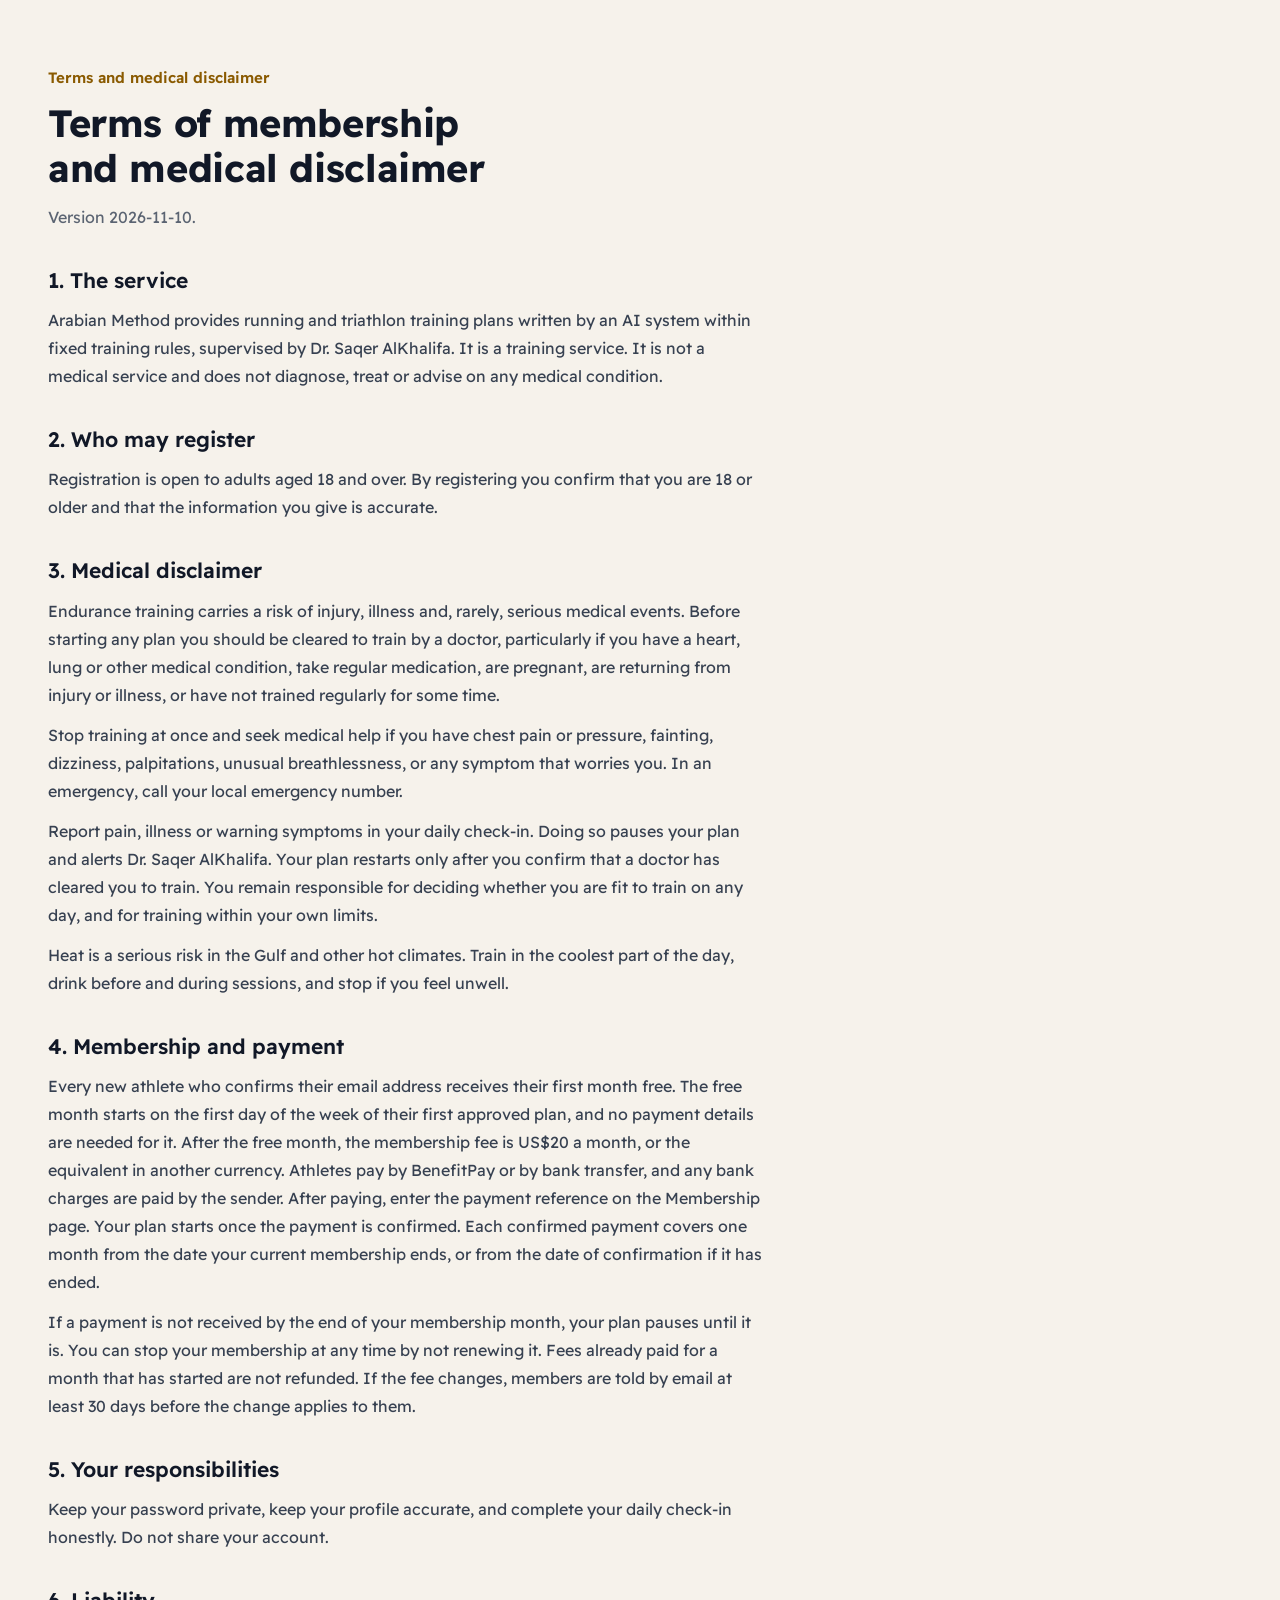
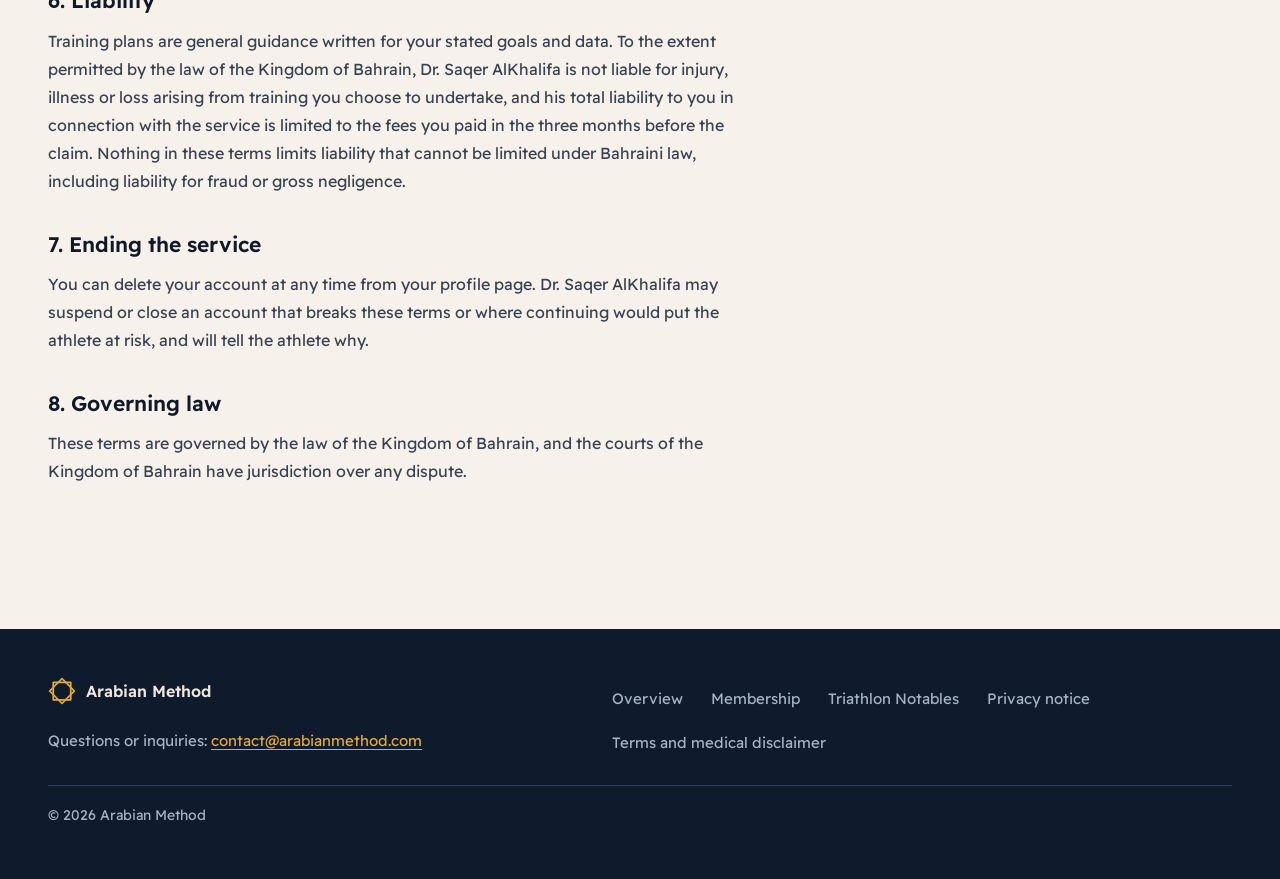
<file: legal_en.html>
<!DOCTYPE html>
<html lang="en" dir="ltr">
<head>
<meta charset="UTF-8">
<meta name="viewport" content="width=device-width, initial-scale=1.0">
<title>Privacy notice and terms | Arabian Method</title>
<meta name="description" content="How Arabian Method handles your personal data, and the terms of membership and medical disclaimer for the coaching service.">
<link rel="canonical" href="https://arabianmethod.com/legal_en.html">
<link rel="alternate" hreflang="en" href="https://arabianmethod.com/legal_en.html">
<link rel="alternate" hreflang="ar" href="https://arabianmethod.com/legal_ar.html">
<link rel="alternate" hreflang="x-default" href="https://arabianmethod.com/legal_en.html">
<link rel="manifest" href="/manifest.webmanifest">
<link rel="icon" type="image/svg+xml" href="/favicon.svg?v=20261126">
<link rel="icon" type="image/png" sizes="32x32" href="/favicon-32.png?v=20261126">
<link rel="icon" type="image/png" sizes="16x16" href="/favicon-16.png?v=20261126">
<link rel="icon" type="image/png" sizes="192x192" href="/icon-192.png?v=20261126">
<link rel="shortcut icon" href="/favicon.ico?v=20261126">
<link rel="apple-touch-icon" sizes="180x180" href="/apple-touch-icon.png?v=20261126">
<meta name="theme-color" content="#0F1B2D">
<link rel="preload" href="/fonts/ReadexPro-latin.woff2" as="font" type="font/woff2" crossorigin>
<link rel="stylesheet" href="/fonts/fonts.css?v=20261125">
<link rel="stylesheet" href="/site.css?v=20261125">
</head>
<body>
<header class="pnav" id="pnav"><div class="pnav-in">
  <a class="pbrand" href="/?lang=en#overview"><svg class="plogo-star" viewBox="0 0 32 32" aria-hidden="true"><g transform="translate(16 16)" fill="none" stroke="#E2A93B" stroke-width="2" stroke-linejoin="round"><rect x="-10" y="-10" width="20" height="20"/><rect x="-10" y="-10" width="20" height="20" transform="rotate(45)"/></g></svg><span class="plock">Arabian Method</span></a>
  <div class="ck-tabs" id="tabs">
    <nav class="hnav" aria-label="Main">
      <a href="/?lang=en#overview" data-when="out">Overview</a>
      <a href="/?lang=en#membership" data-when="out">Membership</a>
      <a href="/notables/" data-when="out">Triathlon Notables</a>
      <a href="/?lang=en#signin" data-when="out">Sign in</a>
      <a href="/?lang=en#week" data-when="in" hidden>My week</a>
      <a href="/?lang=en#coach" data-when="in" hidden>Coach</a>
      <a href="/?lang=en#raceplan" data-when="in" hidden>Race plan</a>
      <a href="/?lang=en#profile" data-when="in" hidden>Profile</a>
    </nav>
    <div class="hpanel" id="hpanel" hidden>
      <nav aria-label="All pages">
        <a class="btn gold" href="/?lang=en#register" data-when="out">Start free</a>
        <a href="/?lang=en#week" data-when="in" hidden>My week</a>
        <a href="/?lang=en#coach" data-when="in" hidden>Coach</a>
        <a href="/?lang=en#raceplan" data-when="in" hidden>Race plan</a>
        <a href="/?lang=en#connect" data-when="in" hidden>Check-in and watch</a>
        <a href="/?lang=en#profile" data-when="in" hidden>Profile</a>
        <a href="/?lang=en#overview">Overview</a>
        <a href="/?lang=en#signin" data-when="out">Sign in</a>
        <a href="/?lang=en#membership">Membership</a>
        <a href="/notables/">Triathlon Notables</a>
        <a href="mailto:contact@arabianmethod.com">Contact</a>
      </nav>
    </div>
  </div>
  <div class="pnav-r">
    <a class="hlang" href="/legal_ar.html" hreflang="ar" lang="ar">العربية</a>
    <a class="btn gold" id="navCta" href="/?lang=en#register" data-when="out">Start free</a>
    <button class="hmenu" id="menuBtn" type="button" aria-expanded="false" aria-controls="hpanel" aria-label="Menu"><svg width="20" height="20" viewBox="0 0 24 24" fill="none" stroke="currentColor" stroke-width="1.8" stroke-linecap="round" stroke-linejoin="round" aria-hidden="true"><path d="M4 7h16M4 12h16M4 17h16"/></svg></button>
  </div>
</div></header>
<main><div class="section"><div class="ck-wrap">
<nav class="legal-toc" aria-label="On this page"><a href="#privacy-en">Privacy notice</a><a href="#terms-en">Terms and medical disclaimer</a></nav>
<section class="legal" id="privacy-en" data-lang="en">
<p class="eyebrow">Privacy notice</p>
<h2>How Arabian Method handles your personal data</h2>
<p class="note">Version 2026-11-11.</p>

<h3>1. Who is responsible for your data</h3>
<p>The data controller is Dr. Saqer AlKhalifa, an individual resident in the Kingdom of Bahrain, who runs Arabian Method (the Arabian Method service) at arabianmethod.com. For any question or request about your data, email <a href="mailto:contact@arabianmethod.com">contact@arabianmethod.com</a>. This notice is given under the Personal Data Protection Law, Law No. (30) of 2018, and the resolutions issued under it.</p>

<h3>2. What data is collected</h3>
<ul>
<li><b>Account data:</b> your name, email address, country of residence and year of birth.</li>
<li><b>Training profile:</b> your target race and date, your training days and preferred swim days, your years of training and weekly hours, the equipment you use, and any injury or health condition you choose to describe.</li>
<li><b>Health and training data:</b> completed workouts (time, distance, heart rate and heart rate zones), sleep duration, resting heart rate, how you feel each day, and any report of pain, illness, fever or warning symptoms. This is sensitive personal data under the law.</li>
<li><b>Connection data:</b> if you connect Intervals.icu, your Intervals.icu athlete number and an access token that lets Arabian Method read your activities and wellness data and write planned sessions to your calendar.</li>
<li><b>Coach conversations:</b> the messages you write or dictate to your coach, the coach's replies and messages it starts, preferences you tell it, and how sessions felt. If you use voice, your own browser or phone turns your speech into text (Google for Chrome, Apple for Safari, under their own terms); Arabian Method receives only the text, never the recording.</li> <li><b>Calendar busy times (optional):</b> if you connect a calendar, the private address you paste and, from it, only the start and end of busy periods for the next three weeks and whether a period looks like travel. Titles, places, people and notes are never stored.</li> <li><b>Ramadan setting (optional):</b> whether you fast in Ramadan, the start date you confirm and, if you fast on some days, which days. Because this can indicate your religion, it is sensitive personal data and is used only with your explicit consent.</li> <li><b>Heat setting (optional):</b> whether you are new to hot weather, and the forecast heat and dust for each outdoor session, worked out for your country's capital city. Your precise location is never collected.</li> <li><b>Notification address:</b> if you turn on notifications, the technical address your browser or phone gives for delivering them.</li> <li><b>Payment data:</b> the payment method, amount, date and the reference you give for each BenefitPay or bank transfer payment. Arabian Method does not receive or store card or bank account numbers.</li>
<li><b>Fitness and race data:</b> test and race results you enter, the training zones and race time estimates calculated from them, your sweat rate test result (sweat rate, your weight at the test and its date), your strength, summer mode and race conditions settings, your race plans, and a short note written after each completed workout. Notes are written by the AI system from workout numbers only, never from your name or anything you write about your health.</li>
<li><b>Consent records:</b> which consents you gave or withdrew, the version of the text, and the time.</li>
</ul>

<h3>3. Why the data is used, and on what legal basis</h3>
<p>Your data is used only to provide the coaching service: to write and adjust your weekly training plan, to send each session to your calendar and watch, to email you your daily session, to pause your plan and alert Dr. Saqer AlKhalifa when you report pain, illness or warning symptoms, to answer your messages to the coach and make the plan changes you ask for, to send you messages from your coach and notifications, to adjust sessions for forecast heat and dust, to plan around your calendar and, if you choose, around Ramadan, to manage your membership, and to meet legal obligations.</p>
<p>Sensitive health data is processed on the basis of your explicit consent, given at registration and recorded. Your Ramadan setting is processed only on the basis of a separate explicit consent, given when you choose it, and withdrawing that consent clears the setting. Coach messages and the calendar connection can be switched off on your profile page at any time. Account and payment data are processed to perform the membership agreement you enter into. You can withdraw any consent at any time from your profile page. Withdrawing consent to the processing of health data, to international transfer, or to AI processing pauses your plan, because the service cannot run without them. Withdrawal does not affect processing carried out before it.</p>
<p>Your data is not sold, not used for advertising, and not used to train AI models.</p>

<h3>4. How plans are written: automated processing</h3>
<p>Each week an AI system (Claude, provided by Anthropic) proposes your training plan from your training data and check-ins. Software then checks every plan against fixed training rules and corrects or removes anything outside them. Dr. Saqer AlKhalifa reviews and approves plans for the first group of athletes, and reviews every case that is flagged. Daily adjustments for short sleep or a raised resting heart rate are made automatically and only ever make a session easier. You can ask for any plan or adjustment to be reviewed by Dr. Saqer AlKhalifa by writing to the contact address above.</p>
<p>The AI system does not receive your name, email address or the text you write about injuries or health conditions. It receives your age, race details, training days, training numbers and check-in numbers. The exception is the coach chat: the AI system receives the messages you write or dictate to the coach, which may include anything you choose to say, together with your plan, recent training, check-ins and calendar busy times, so that it can answer you. Plan changes made in the chat are checked against the same training rules as the weekly plans before they are saved. Changes for heat and dust are made by fixed rules and only make a session easier, shorter or indoor.</p>

<h3>5. Who receives your data, and where</h3>
<p>Your data is shared only with the service providers needed to run Arabian Method. Each processes it on Arabian Method's instructions:</p>
<ul>
<li><b>Supabase, Inc.:</b> database, logins and file storage, hosted in Frankfurt, Germany.</li>
<li><b>Anthropic, PBC:</b> the AI system that proposes plans and daily notes, in the United States. Anthropic does not use data sent through its commercial API to train its models.</li>
<li><b>Resend, Inc.:</b> email delivery, a United States company whose servers in Ireland send the emails. It receives your email address and the content of each email.</li>
<li><b>Open-Meteo:</b> provides the weather, dust and sea temperature forecasts. It receives only the coordinates of your country's capital city or its coast, never any information about you.</li> <li><b>Push notification services (Apple, Google or Mozilla, depending on your device):</b> deliver notifications if you turn them on. Each notification is encrypted so that only your device can read it.</li> <li><b>Your calendar provider (Google, Microsoft or Apple):</b> only if you connect a calendar. Arabian Method reads the calendar from the address you give; the provider handles your calendar under its own terms.</li> <li><b>GitHub, Inc.:</b> hosts the website pages, in the United States. It does not receive your account or health data.</li>
<li><b>Intervals.icu:</b> only if you connect it. Data passes between Arabian Method and your own Intervals.icu account at your request, and Intervals.icu handles it under its own terms and privacy policy. If your workouts come from a Garmin device, Garmin's own terms also apply.</li>
</ul>
<p>Germany, Ireland and the United States are on the list of countries the Personal Data Protection Authority has recognized as providing adequate protection (Resolution No. (42) of 2022). Transfers to Intervals.icu are made at your request and with your explicit consent. Your data is not disclosed to anyone else unless the law requires it.</p>

<h3>6. How long data is kept</h3>
<p>Your data is kept while your account is open. Calendar busy times are replaced each day and deleted at once when you disconnect the calendar. Forecast conditions are deleted with the sessions they belong to. When you delete your account, your data is removed from the live systems at once and from backups within 30 days. Records of payments are kept, without any health data, for the period Bahraini law requires for financial records. Consent records are kept for the same period, so that consent can be shown to the Authority if asked.</p>

<h3>7. Your rights</h3>
<p>Under the law you may ask to be told whether your data is processed and to receive a copy of it, to have inaccurate data corrected, to have your data erased or blocked, to object to processing, to withdraw consent, and to object to a decision based solely on automated processing. Your profile page lets you download all your data, change your profile, withdraw consents and delete your account at any time. For anything else, write to the contact address above. Requests are answered within the period the law sets. You may also complain to the Personal Data Protection Authority.</p>

<h3>8. Security</h3>
<p>Passwords are stored only in hashed form. All connections are encrypted. Each athlete's data can be read only by that athlete and by Dr. Saqer AlKhalifa, which the database enforces. Intervals.icu access tokens cannot be read from any browser. If a breach affects your data, Arabian Method will notify the Authority and you as the law requires.</p>

<h3>9. Cookies and local storage</h3>
<p>The site uses your browser's local storage only to keep you signed in and to remember your language, and, if you turn on notifications, a small background script that shows them. It uses no advertising or tracking cookies and no analytics.</p>

<h3>10. Changes to this notice</h3>
<p>If this notice changes in a way that affects how your data is used, you will be told by email and asked for fresh consent where the law requires it.</p>
</section>

<section class="legal" id="terms-en" data-lang="en">
<p class="eyebrow">Terms and medical disclaimer</p>
<h2>Terms of membership and medical disclaimer</h2>
<p class="note">Version 2026-11-10.</p>

<h3>1. The service</h3>
<p>Arabian Method provides running and triathlon training plans written by an AI system within fixed training rules, supervised by Dr. Saqer AlKhalifa. It is a training service. It is not a medical service and does not diagnose, treat or advise on any medical condition.</p>

<h3>2. Who may register</h3>
<p>Registration is open to adults aged 18 and over. By registering you confirm that you are 18 or older and that the information you give is accurate.</p>

<h3>3. Medical disclaimer</h3>
<p>Endurance training carries a risk of injury, illness and, rarely, serious medical events. Before starting any plan you should be cleared to train by a doctor, particularly if you have a heart, lung or other medical condition, take regular medication, are pregnant, are returning from injury or illness, or have not trained regularly for some time.</p>
<p>Stop training at once and seek medical help if you have chest pain or pressure, fainting, dizziness, palpitations, unusual breathlessness, or any symptom that worries you. In an emergency, call your local emergency number.</p>
<p>Report pain, illness or warning symptoms in your daily check-in. Doing so pauses your plan and alerts Dr. Saqer AlKhalifa. Your plan restarts only after you confirm that a doctor has cleared you to train. You remain responsible for deciding whether you are fit to train on any day, and for training within your own limits.</p>
<p>Heat is a serious risk in the Gulf and other hot climates. Train in the coolest part of the day, drink before and during sessions, and stop if you feel unwell.</p>

<h3>4. Membership and payment</h3>
<p>Every new athlete who confirms their email address receives their first month free. The free month starts on the first day of the week of their first approved plan, and no payment details are needed for it. After the free month, the membership fee is US$20 a month, or the equivalent in another currency. Athletes pay by BenefitPay or by bank transfer, and any bank charges are paid by the sender. After paying, enter the payment reference on the Membership page. Your plan starts once the payment is confirmed. Each confirmed payment covers one month from the date your current membership ends, or from the date of confirmation if it has ended.</p>
<p>If a payment is not received by the end of your membership month, your plan pauses until it is. You can stop your membership at any time by not renewing it. Fees already paid for a month that has started are not refunded. If the fee changes, members are told by email at least 30 days before the change applies to them.</p>

<h3>5. Your responsibilities</h3>
<p>Keep your password private, keep your profile accurate, and complete your daily check-in honestly. Do not share your account.</p>

<h3>6. Liability</h3>
<p>Training plans are general guidance written for your stated goals and data. To the extent permitted by the law of the Kingdom of Bahrain, Dr. Saqer AlKhalifa is not liable for injury, illness or loss arising from training you choose to undertake, and his total liability to you in connection with the service is limited to the fees you paid in the three months before the claim. Nothing in these terms limits liability that cannot be limited under Bahraini law, including liability for fraud or gross negligence.</p>

<h3>7. Ending the service</h3>
<p>You can delete your account at any time from your profile page. Dr. Saqer AlKhalifa may suspend or close an account that breaks these terms or where continuing would put the athlete at risk, and will tell the athlete why.</p>

<h3>8. Governing law</h3>
<p>These terms are governed by the law of the Kingdom of Bahrain, and the courts of the Kingdom of Bahrain have jurisdiction over any dispute.</p>
</section>
</div></div></main>
<footer class="site"><div class="ck-wrap">
  <div class="foot">
    <div class="fbrand">
      <span class="fname"><svg class="" viewBox="0 0 32 32" width="28" height="28" aria-hidden="true"><g transform="translate(16 16)" fill="none" stroke="#E2A93B" stroke-width="2" stroke-linejoin="round"><rect x="-10" y="-10" width="20" height="20"/><rect x="-10" y="-10" width="20" height="20" transform="rotate(45)"/></g></svg>Arabian Method</span>
      <p class="contact-line">Questions or inquiries: <a class="fmail" href="mailto:contact@arabianmethod.com" dir="ltr">contact@arabianmethod.com</a></p>
    </div>
    <nav class="fnav" aria-label="Footer">
      <a href="/?lang=en#overview">Overview</a>
      <a href="/?lang=en#membership">Membership</a>
      <a href="/notables/">Triathlon Notables</a>
      <a href="/legal_en.html#privacy-en">Privacy notice</a>
      <a href="/legal_en.html#terms-en">Terms and medical disclaimer</a>
    </nav>
  </div>
  <p class="copy">© 2026 Arabian Method</p>
</div></footer>
<script>
(function(){
  var signed = false;
  try{ for(var i = 0; i < localStorage.length; i++){ var k = localStorage.key(i); if(/^sb-.*-auth-token$/.test(k)){ var v = JSON.parse(localStorage.getItem(k) || "null"); if(v && (v.access_token || (v.currentSession && v.currentSession.access_token))) signed = true; } } }catch(e){}
  document.querySelectorAll("[data-when]").forEach(function(a){ a.hidden = a.getAttribute("data-when") === "in" ? !signed : signed; });
  var btn = document.getElementById("menuBtn"), panel = document.getElementById("hpanel");
  if(!btn || !panel) return;
  function setOpen(o){ panel.hidden = !o; btn.setAttribute("aria-expanded", o ? "true" : "false"); }
  btn.addEventListener("click", function(e){ e.stopPropagation(); setOpen(panel.hidden); if(!panel.hidden){ var f = panel.querySelector("a:not([hidden])"); if(f) f.focus(); } });
  document.addEventListener("click", function(e){ if(!panel.hidden && !panel.contains(e.target)) setOpen(false); });
  document.addEventListener("keydown", function(e){ if(e.key === "Escape" && !panel.hidden){ setOpen(false); btn.focus(); } });
})();
</script>
</body>
</html>
</file>
<file: fonts/fonts.css>
/* Readex Pro (SIL Open Font License 1.1, The Readex Pro Project Authors), hosted on arabianmethod.com itself so no visitor data goes to a font service.
   One variable font, weights 160 to 700, for English and Arabic. The older fonts in this folder are no longer used. */
@font-face{font-family:"Readex Pro";src:url("ReadexPro-arabic.woff2") format("woff2");font-weight:160 700;font-style:normal;font-display:swap;unicode-range:U+0600-06FF,U+0750-077F,U+0870-088E,U+0890-0891,U+0897-08E1,U+08E3-08FF,U+200C-200E,U+2010-2011,U+204F,U+2E41,U+FB50-FDFF,U+FE70-FE74,U+FE76-FEFC,U+102E0-102FB,U+10E60-10E7E,U+10EC2-10EC4,U+10EFC-10EFF,U+1EE00-1EE03,U+1EE05-1EE1F,U+1EE21-1EE22,U+1EE24,U+1EE27,U+1EE29-1EE32,U+1EE34-1EE37,U+1EE39,U+1EE3B,U+1EE42,U+1EE47,U+1EE49,U+1EE4B,U+1EE4D-1EE4F,U+1EE51-1EE52,U+1EE54,U+1EE57,U+1EE59,U+1EE5B,U+1EE5D,U+1EE5F,U+1EE61-1EE62,U+1EE64,U+1EE67-1EE6A,U+1EE6C-1EE72,U+1EE74-1EE77,U+1EE79-1EE7C,U+1EE7E,U+1EE80-1EE89,U+1EE8B-1EE9B,U+1EEA1-1EEA3,U+1EEA5-1EEA9,U+1EEAB-1EEBB,U+1EEF0-1EEF1;}
@font-face{font-family:"Readex Pro";src:url("ReadexPro-latin-ext.woff2") format("woff2");font-weight:160 700;font-style:normal;font-display:swap;unicode-range:U+0100-02BA,U+02BD-02C5,U+02C7-02CC,U+02CE-02D7,U+02DD-02FF,U+0304,U+0308,U+0329,U+1D00-1DBF,U+1E00-1E9F,U+1EF2-1EFF,U+2020,U+20A0-20AB,U+20AD-20C0,U+2113,U+2C60-2C7F,U+A720-A7FF;}
@font-face{font-family:"Readex Pro";src:url("ReadexPro-latin.woff2") format("woff2");font-weight:160 700;font-style:normal;font-display:swap;unicode-range:U+0000-00FF,U+0131,U+0152-0153,U+02BB-02BC,U+02C6,U+02DA,U+02DC,U+0304,U+0308,U+0329,U+2000-206F,U+20AC,U+2122,U+2191,U+2193,U+2212,U+2215,U+FEFF,U+FFFD;}
</file>
<file: site.css>
/* Arabian Method theme, Night and sand (refresh of 25 November 2026). One theme for the coach app, the legal pages,
   the 404 page and Triathlon Notables. Night blue is kept to the header, the footer, the morning run card on the
   landing page and the selected day card on My week. Gold is used on night only; on light surfaces the gold family
   is the darker --acc. Every text pair passes WCAG AA (lowest 4.68), chart marks pass 3:1. Class names and hooks are
   unchanged from the earlier builds, so coach.js keeps working as it was. */
:root{
  --bg:#F6F2EB;--surface:#FFFFFF;--sand2:#EFE8DC;
  --ink:#111827;--text:#374151;--muted:#5B6472;--faint:#5B6472;
  --line:#E5DED2;--line-strong:#D9D0C2;--field:#8B8478;
  --night:#0F1B2D;--night2:#16253B;--night-line:#2C3E5A;--night-hover:#1C2C45;--on-night:#EEE7DB;--on-night-muted:#A7B3C6;
  --gold:#E2A93B;--gold-hover:#F0BC57;--acc:#8A5A00;
  --ok:#2E6B47;--ok-tint:#E4EFE7;--warn:#8A5A00;--warn-tint:#FBF0D9;--danger:#B42318;--danger-tint:#FBE6E3;
  --swim:#2A6F9E;--bike:#3A7A50;--run:#8A5A00;
  --r-s:10px;--r-m:12px;--r-l:14px;
  --f:'Readex Pro',system-ui,-apple-system,'Segoe UI',Tahoma,sans-serif;
  /* names kept for pages that still read the older tokens */
  --accent:#8A5A00;--accent-ink:#8A5A00;--accent-tint:#EFE8DC;--accent-dark:#E2A93B;--dark-line:#2C3E5A;--fd:var(--f);--fb:var(--f);
}
*{box-sizing:border-box;margin:0;padding:0;}
html{-webkit-text-size-adjust:100%;text-size-adjust:100%;}
body{background:var(--bg);color:var(--text);font-family:var(--f);font-size:17px;line-height:1.65;font-weight:400;-webkit-font-smoothing:antialiased;}
a{color:var(--acc);text-decoration:underline;text-decoration-thickness:1px;text-underline-offset:.2em;}
a:hover{color:var(--ink);}
:focus-visible{outline:2px solid var(--night);outline-offset:3px;border-radius:4px;}
.ck-wrap{max-width:1280px;margin:0 auto;padding:0 20px;}
@media (min-width:768px){.ck-wrap{padding:0 32px;}}
@media (min-width:1280px){.ck-wrap{padding:0 48px;}}
img,svg{max-width:100%;}

/* ---------- header: one night bar on every page ---------- */
.pnav{position:sticky;top:0;z-index:200;background:var(--night);color:var(--on-night);}
.pnav-in{position:relative;max-width:1280px;height:64px;margin:0 auto;padding:0 16px;display:flex;align-items:center;gap:8px;}
@media (min-width:768px){.pnav-in{padding:0 32px;gap:12px;}}
@media (min-width:1280px){.pnav-in{padding:0 48px;}}
.pnav a{text-decoration:none;}
.pnav :focus-visible{outline-color:var(--gold);}
.pbrand{display:inline-flex;align-items:center;gap:10px;min-height:44px;color:var(--on-night);flex:0 0 auto;}
.pbrand:hover{color:#FFFFFF;}
.plogo-star{display:block;width:32px;height:32px;flex:0 0 auto;}
.plock{display:block;font-weight:600;font-size:17px;line-height:1.2;letter-spacing:0;white-space:nowrap;}
@media (max-width:359px){.pnav-in{padding:0 12px;gap:6px;} .plock{font-size:15px;} .plogo-star{width:28px;height:28px;} .pbrand{gap:8px;}}
.ck-tabs{display:flex;align-items:center;flex:1 1 auto;min-width:0;align-self:stretch;}
.hnav{display:none;}
@media (min-width:1024px){
  .hnav{display:flex;align-items:stretch;gap:24px;margin-inline-start:28px;height:64px;}
  .hnav a{display:inline-flex;align-items:center;padding:0 2px;font-size:15px;font-weight:500;color:var(--on-night-muted);border-bottom:2px solid transparent;border-top:2px solid transparent;white-space:nowrap;}
  .hnav a:hover{color:var(--on-night);}
  .hnav a[aria-current="page"]{color:var(--on-night);border-bottom-color:var(--gold);}
}
.pnav-r{margin-inline-start:auto;display:flex;align-items:center;gap:8px;flex:0 0 auto;}
@media (max-width:359px){.pnav-r{gap:6px;}}
.pill,.hlang{display:inline-flex;align-items:center;justify-content:center;min-height:44px;padding:0 14px;border:1px solid var(--night-line);border-radius:999px;background:transparent;color:var(--on-night);font-family:var(--f);font-size:15px;font-weight:500;cursor:pointer;white-space:nowrap;}
.pill:hover,.hlang:hover{background:var(--night-line);color:#FFFFFF;}
@media (max-width:359px){.pill,.hlang{padding:0 11px;font-size:14px;}}
#navCta{display:none;}
@media (min-width:600px){#navCta{display:inline-flex;}}
#navCta[hidden]{display:none !important;}
.hmenu{display:inline-flex;align-items:center;justify-content:center;width:44px;height:44px;border:1px solid var(--night-line);border-radius:var(--r-s);background:transparent;color:var(--on-night);cursor:pointer;flex:0 0 auto;}
.hmenu:hover,.hmenu[aria-expanded="true"]{background:var(--night-line);}
.hmenu svg{display:block;width:20px;height:20px;}
.hpanel{position:absolute;top:64px;inset-inline:0;background:var(--night2);border-top:1px solid var(--night-line);box-shadow:0 18px 36px rgba(15,27,45,.28);padding:8px 0 14px;max-height:calc(100vh - 64px);max-height:calc(100dvh - 64px);overflow-y:auto;}
@media (min-width:768px){.hpanel{inset-inline:auto;inset-inline-end:32px;width:320px;border:1px solid var(--night-line);border-top:0;border-radius:0 0 var(--r-m) var(--r-m);}}
@media (min-width:1280px){.hpanel{inset-inline-end:48px;}}
.hpanel[hidden]{display:none !important;}
.hpanel nav{display:flex;flex-direction:column;}
.hpanel a{display:flex;align-items:center;min-height:48px;padding:0 20px;font-size:16px;font-weight:400;color:var(--on-night);}
.hpanel a:hover{background:var(--night-line);color:#FFFFFF;}
.hpanel a[aria-current="page"]{color:var(--gold);font-weight:600;}
.hpanel .hsep{height:1px;background:var(--night-line);margin:8px 20px;}
.hpanel a.btn.gold{margin:8px 20px 6px;justify-content:center;font-weight:600;color:var(--night);}
.hpanel a.btn.gold:hover{color:var(--night);background:var(--gold-hover);}
@media (min-width:600px){.hpanel a.btn.gold{display:none;}}
.hpanel .hlang-row{display:none;}

/* app tabs for athletes on phones and tablets: a light row under the header */
.apptabs{display:flex;background:var(--surface);border-bottom:1px solid var(--line);padding:0 8px;}
@media (min-width:1024px){.apptabs{display:none !important;}}
.apptabs a{flex:1 1 auto;min-width:0;white-space:nowrap;display:flex;align-items:center;justify-content:center;min-height:48px;padding:0 6px;font-size:15px;font-weight:600;color:var(--muted);text-decoration:none;text-align:center;border-bottom:2px solid transparent;border-top:2px solid transparent;}
.apptabs a:hover{color:var(--ink);}
.apptabs a[aria-current="page"]{color:var(--ink);border-bottom-color:var(--night);}
@media (max-width:359px){.apptabs{padding:0 2px;} .apptabs a{font-size:14px;padding:0 3px;}}

.ck-preview{background:var(--warn-tint);border-bottom:1px solid var(--line);}
.ck-preview p{font-size:15px;line-height:1.6;color:var(--ink);padding:12px 0;}
.ck-preview b{font-size:14px;font-weight:600;color:var(--acc);margin-inline-end:8px;}

/* ---------- type ---------- */
.eyebrow{font-size:15px;font-weight:600;color:var(--acc);}
.micro{font-size:14px;font-weight:600;color:var(--muted);}
.chip{display:inline-flex;align-items:center;gap:8px;min-height:32px;padding:4px 14px;border-radius:999px;background:var(--sand2);color:var(--acc);font-size:14px;font-weight:600;}
.chip::before{content:"";width:8px;height:8px;border-radius:50%;background:var(--acc);}
.acc{color:var(--acc);}
h2{font-weight:700;font-size:28px;line-height:1.18;letter-spacing:-.01em;color:var(--ink);margin:10px 0 0;max-width:24ch;text-wrap:balance;}
@media (min-width:768px){h2{font-size:34px;}}
@media (min-width:1280px){h2{font-size:38px;}}
h3{font-weight:600;font-size:20px;line-height:1.3;color:var(--ink);}
.lead{font-size:18px;line-height:1.65;color:var(--text);max-width:660px;margin:14px 0 0;}
.note{font-size:15px;line-height:1.6;color:var(--muted);margin-top:16px;}
.attrib{font-size:14px;color:var(--muted);}

/* ---------- landing hero ---------- */
.ck-hero{padding:36px 0 48px;}
@media (min-width:1024px){.ck-hero{padding:64px 0 72px;}}
.hero-grid{display:grid;grid-template-columns:minmax(0,1fr);gap:36px;align-items:center;}
@media (min-width:1024px){.hero-grid{grid-template-columns:minmax(0,1.05fr) minmax(0,1fr);gap:56px;}}
.sports{display:flex;flex-wrap:wrap;gap:8px;}
.sp{display:inline-flex;align-items:center;gap:8px;min-height:40px;padding:0 14px;border:1px solid var(--line);border-radius:999px;background:var(--surface);color:var(--ink);font-size:15px;font-weight:500;}
.sp svg{width:18px;height:18px;flex:0 0 auto;}
.sp .icons{display:inline-flex;gap:3px;}
.ck-hero h1{font-weight:700;font-size:34px;line-height:1.12;letter-spacing:-.015em;color:var(--ink);margin:20px 0 0;text-wrap:balance;}
@media (min-width:768px){.ck-hero h1{font-size:44px;}}
@media (min-width:1280px){.ck-hero h1{font-size:48px;}}
.ck-hero .lede{font-size:18px;line-height:1.65;font-weight:400;color:var(--text);max-width:580px;margin:20px 0 0;}
@media (min-width:768px){.ck-hero .lede{font-size:19px;}}
.ck-cta{display:flex;flex-wrap:wrap;gap:12px;margin-top:28px;align-items:center;}
.free{margin-top:16px;font-size:15px;color:var(--muted);}
.hero-link{display:inline-flex;align-items:center;min-height:44px;margin-top:6px;font-size:16px;font-weight:600;}

/* the morning run card, one of the two night cards */
.mcard{background:var(--night2);border:1px solid var(--night-line);border-radius:var(--r-l);padding:18px;color:var(--on-night);display:flex;flex-direction:column;gap:14px;min-width:0;}
@media (min-width:768px){.mcard{padding:24px;}}
.mc-top{display:flex;justify-content:space-between;align-items:center;gap:10px 12px;flex-wrap:wrap;}
.mc-lab{display:inline-flex;align-items:center;gap:8px;font-size:14px;font-weight:600;color:var(--on-night-muted);}
.mc-lab svg{width:18px;height:18px;}
.mc-switch{display:flex;flex-wrap:wrap;gap:8px;}
.mc-btn{min-height:44px;padding:0 16px;border:1px solid var(--night-line);border-radius:999px;background:transparent;color:var(--on-night-muted);font-family:var(--f);font-size:15px;font-weight:600;cursor:pointer;}
.mc-btn:hover{color:var(--on-night);border-color:var(--on-night-muted);}
.mc-btn[aria-pressed="true"]{background:var(--on-night);border-color:var(--on-night);color:var(--night);}
.mc-btn:focus-visible{outline-color:var(--gold);}
.mc-pane{display:flex;flex-direction:column;gap:12px;}
.mc-pane[hidden]{display:none !important;}
.mc-head{display:flex;justify-content:space-between;align-items:center;gap:8px 12px;flex-wrap:wrap;}
.mc-title{font-size:20px;line-height:1.3;font-weight:600;color:var(--on-night);}
@media (min-width:768px){.mc-title{font-size:22px;}}
.mc-chips{display:flex;flex-wrap:wrap;gap:8px;}
.mc-chip{display:inline-flex;align-items:center;gap:6px;min-height:32px;padding:0 12px;border:1px solid var(--night-line);border-radius:999px;font-size:14px;color:var(--on-night);}
.mc-chip svg{width:16px;height:16px;}
.mc-meta{display:inline-flex;align-items:center;gap:8px;font-size:15px;color:var(--on-night-muted);}
.mc-meta svg{width:18px;height:18px;}
.mcard svg.route,.mcard svg.hr,.mcard svg.zones{display:block;width:100%;}
.mcard svg.route{max-height:140px;}
@media (min-width:768px){.mcard svg.route{max-height:170px;}}
.mc-cap{display:flex;justify-content:space-between;gap:8px 16px;flex-wrap:wrap;font-size:14px;color:var(--on-night-muted);}
.mc-cap b{font-weight:500;color:var(--on-night);}
.mc-p{font-size:16px;line-height:1.6;color:var(--on-night-muted);}
.mc-steps{list-style:none;margin:0;padding:0;}
.mc-steps li{display:grid;grid-template-columns:52px minmax(0,1fr);gap:12px;padding:12px 0;border-top:1px solid var(--night-line);}
.mc-steps .tm{font-size:15px;color:var(--gold);padding-top:1px;}
.mc-steps .what{display:block;font-size:14px;font-weight:600;color:var(--on-night);}
.mc-steps .say{display:block;font-size:15px;line-height:1.55;color:var(--on-night-muted);}
.draw{animation:draw 1600ms ease-out both;}
@keyframes draw{from{stroke-dashoffset:100}to{stroke-dashoffset:0}}
.fadein{animation:fadein 320ms ease-out both;}
@keyframes fadein{from{opacity:0;transform:translateY(4px)}to{opacity:1;transform:none}}
@media (prefers-reduced-motion:reduce){.draw,.fadein{animation:none;}}

/* the three sports */
.sportgrid{display:grid;grid-template-columns:minmax(0,1fr);gap:16px;margin-top:32px;}
@media (min-width:900px){.sportgrid{grid-template-columns:repeat(3,minmax(0,1fr));gap:18px;}}
.sportcard{background:var(--surface);border:1px solid var(--line);border-radius:var(--r-m);padding:24px;display:flex;flex-direction:column;gap:12px;min-width:0;}
.sportcard .sh{display:flex;align-items:center;gap:12px;}
.sportcard .si{width:44px;height:44px;border-radius:50%;background:var(--night);display:inline-flex;align-items:center;justify-content:center;flex:0 0 auto;}
.sportcard .si svg{width:22px;height:22px;}
.sportcard h3{font-size:22px;}
.sportcard p{font-size:16px;line-height:1.6;color:var(--text);}
.sportcard .sz{margin-top:auto;padding-top:6px;display:flex;flex-direction:column;gap:6px;}
.sportcard .sz svg{display:block;width:100%;height:45px;}
.sportcard .sz span{font-size:14px;color:var(--muted);}

/* ---------- buttons ---------- */
.btn{display:inline-flex;flex-wrap:wrap;max-width:100%;overflow-wrap:anywhere;align-items:center;justify-content:center;gap:0 8px;min-height:48px;padding:12px 22px;border:1px solid var(--night);background:var(--night);color:#FFFFFF;font-family:var(--f);font-size:16px;font-weight:600;line-height:1.25;border-radius:var(--r-s);cursor:pointer;text-decoration:none;text-align:center;transition:background-color 120ms,border-color 120ms,color 120ms,transform 120ms;}
.btn:hover{background:var(--night-hover);border-color:var(--night-hover);color:#FFFFFF;}
.btn:active{transform:translateY(1px);}
.btn.ghost,.btn.outline-dark{background:var(--surface);color:var(--ink);border-color:var(--line-strong);}
.btn.ghost:hover,.btn.outline-dark:hover{border-color:var(--ink);background:var(--surface);color:var(--ink);}
.btn.dark,.btn.onband{background:var(--night);border-color:var(--night);color:#FFFFFF;}
.btn.dark:hover,.btn.onband:hover{background:var(--night-hover);border-color:var(--night-hover);color:#FFFFFF;}
.btn.gold{background:var(--gold);border-color:var(--gold);color:var(--night);}
.btn.gold:hover{background:var(--gold-hover);border-color:var(--gold-hover);color:var(--night);}
.btn[disabled]{background:#E9E3D8;border-color:#E9E3D8;color:var(--muted);cursor:default;}
.btn.danger{background:var(--danger);border-color:var(--danger);color:#FFFFFF;}
.btn.danger:hover{background:#8F1C13;border-color:#8F1C13;}
.btn.small{min-height:44px;padding:8px 16px;font-size:15px;}
.pnav .btn.gold{min-height:44px;padding:8px 16px;font-size:15px;}

/* ---------- layout ---------- */
.view{display:none;}
html.pre #v-overview{display:none !important;}
.view.on{display:block;}
.section{padding:56px 0;}
@media (min-width:768px){.section{padding:72px 0;}}
@media (min-width:1280px){.section{padding:88px 0;}}
.section.tight{padding-top:0;}
.ink,.band,.sand{background:transparent;}
.ink h2,.band h2{color:var(--ink);}
.ink .eyebrow{color:var(--acc);}
.ink p,.ink .lead{color:var(--text);}

.grid{display:grid;grid-template-columns:minmax(0,1fr);gap:16px;margin-top:32px;}
@media (min-width:768px){.grid.two{grid-template-columns:repeat(2,minmax(0,1fr));gap:18px;} .grid.four{grid-template-columns:repeat(2,minmax(0,1fr));gap:18px;}}
@media (min-width:1024px){.grid.four{grid-template-columns:repeat(4,minmax(0,1fr));}}
.card{background:var(--surface);border:1px solid var(--line);border-radius:var(--r-m);padding:22px;min-width:0;}
@media (min-width:768px){.card{padding:26px;}}
.card p{font-size:16px;line-height:1.6;color:var(--text);margin-top:8px;}
.card h3 + p{margin-top:8px;}
.card.tint{background:var(--sand2);border-color:var(--line);}
.card.tint p{color:var(--text);}
.card.dark{background:var(--surface);border-color:var(--line);color:var(--text);}
.card.dark h3{color:var(--ink);}
.card.dark p{color:var(--text);}
.num,.card p.num{display:inline-flex;align-items:center;justify-content:center;width:38px;height:38px;border-radius:50%;background:var(--night);color:var(--gold);font-size:15px;font-weight:600;margin-bottom:18px;font-variant-numeric:tabular-nums;}
.feat h3{font-size:20px;}

/* the three rules every plan follows */
.stats3{display:grid;grid-template-columns:minmax(0,1fr);gap:16px;margin-top:32px;}
@media (min-width:768px){.stats3{grid-template-columns:repeat(3,minmax(0,1fr));gap:18px;}}
.stats3 > div{background:var(--surface);border:1px solid var(--line);border-top:3px solid var(--night);border-radius:var(--r-s);padding:22px;}
.stats3 .v{font-weight:700;font-size:48px;line-height:1;letter-spacing:-.02em;color:var(--ink);font-variant-numeric:tabular-nums;}
.stats3 .l{margin-top:10px;font-size:16px;color:var(--muted);max-width:26ch;}

/* steps */
.steps4{display:grid;grid-template-columns:minmax(0,1fr);gap:16px;margin-top:32px;}
@media (min-width:768px){.steps4{grid-template-columns:repeat(2,minmax(0,1fr));gap:18px;}}
@media (min-width:1024px){.steps4{grid-template-columns:repeat(4,minmax(0,1fr));}}
.step{background:var(--surface);border:1px solid var(--line);border-radius:var(--r-m);padding:22px;}
.step .n{display:flex;align-items:center;gap:12px;margin:0;}
.step .n span{display:inline-flex;align-items:center;justify-content:center;width:38px;height:38px;border-radius:50%;background:var(--night);color:var(--gold);font-size:15px;font-weight:600;flex:0 0 auto;}
.step h3{margin-top:14px;font-size:20px;}
.step p{margin-top:8px;font-size:16px;color:var(--text);}
.card.step .n{color:var(--acc);}

/* rows inside a card */
.rows{margin-top:20px;}
.rowi{display:flex;justify-content:space-between;align-items:flex-start;gap:16px;border-top:1px solid var(--line);padding:16px 0;}
.rowi b{display:block;font-weight:600;font-size:16px;color:var(--ink);}
.rowi p{margin-top:2px;font-size:15px;}
.duo{display:grid;grid-template-columns:minmax(0,1fr);gap:18px;}
@media (min-width:1024px){.duo{grid-template-columns:repeat(2,minmax(0,1fr));}}
.duo .card{padding:24px;}
@media (min-width:1024px){.duo .card{padding:36px;}}
.duo .card h2{font-size:26px;max-width:none;}
@media (min-width:768px){.duo .card h2{font-size:30px;}}
.card.tint .links{margin-top:auto;padding-top:20px;display:flex;flex-wrap:wrap;gap:4px 20px;}
.card.tint .links a{display:inline-flex;align-items:center;min-height:44px;font-weight:600;}
.card.flex{display:flex;flex-direction:column;}

/* closing call to action, a light panel */
.ctaband{background:var(--surface);border:1px solid var(--line);border-radius:var(--r-l);padding:32px 24px;display:flex;flex-direction:column;gap:24px;}
@media (min-width:1024px){.ctaband{flex-direction:row;align-items:flex-end;justify-content:space-between;padding:48px 56px;}}
.ctaband h2{color:var(--ink);max-width:22ch;}
.ctaband p{color:var(--text);margin-top:12px;font-size:17px;}

.conn{display:flex;flex-direction:column;}
.top{display:flex;justify-content:space-between;align-items:flex-start;gap:12px;}
.badge{display:inline-flex;align-items:center;font-size:14px;font-weight:600;padding:4px 10px;border-radius:999px;background:var(--sand2);color:var(--muted);white-space:nowrap;}
.badge.ok{background:var(--ok-tint);color:var(--ok);}
.badge.wait{background:var(--warn-tint);color:var(--acc);}
.badge.no{background:var(--danger-tint);color:var(--danger);}
.conn .btn{margin-top:auto;align-self:flex-start;}
.conn .body{flex:1;margin-bottom:24px;}
.conn ul,.conn ol{margin:12px 0 0;padding-inline-start:20px;font-size:16px;line-height:1.6;color:var(--text);}

/* science rules and sources */
.srcs{display:grid;grid-template-columns:minmax(0,1fr);gap:16px;margin-top:32px;}
@media (min-width:768px){.srcs{grid-template-columns:repeat(2,minmax(0,1fr));}}
@media (min-width:1280px){.srcs{grid-template-columns:repeat(3,minmax(0,1fr));}}
.src{background:var(--surface);border:1px solid var(--line);border-radius:var(--r-m);padding:22px;}
.src h3{font-size:19px;}
.src p{font-size:15px;line-height:1.6;color:var(--text);margin-top:8px;}
.src .stand{display:block;margin-top:14px;padding-top:12px;border-top:1px solid var(--line);font-size:14px;color:var(--acc);}

/* ---------- forms ---------- */
.form{max-width:640px;margin-top:28px;}
.formcard{background:var(--surface);border:1px solid var(--line);border-radius:var(--r-l);padding:22px;max-width:none;margin-top:0;}
@media (min-width:768px){.formcard{padding:36px;}}
.split{display:grid;grid-template-columns:minmax(0,1fr);gap:28px;align-items:start;}
@media (min-width:1024px){.split{grid-template-columns:minmax(0,1fr) minmax(0,1.1fr);gap:56px;} .split > .intro{position:sticky;top:104px;}}
.field{margin-top:20px;}
.formcard > .field:first-child,.formcard > .row2:first-child .field{margin-top:0;}
.field label,.field legend{display:block;font-size:15px;color:var(--ink);margin-bottom:8px;font-weight:600;}
.field .hint{display:block;font-size:14px;color:var(--muted);margin:-4px 0 8px;font-weight:400;}
.in,.sel,.ta{width:100%;min-height:52px;padding:12px 14px;font-family:var(--f);font-size:16px;color:var(--ink);background:var(--surface);border:1px solid var(--field);border-radius:var(--r-s);}
.in:focus,.sel:focus,.ta:focus{outline:2px solid var(--night);outline-offset:1px;border-color:var(--night);}
.ta{min-height:120px;line-height:1.6;resize:vertical;}
fieldset{border:0;}
.row2{display:grid;grid-template-columns:minmax(0,1fr);gap:0 16px;}
@media (min-width:600px){.row2{grid-template-columns:repeat(2,minmax(0,1fr));}}
.days{display:flex;flex-wrap:wrap;gap:8px;}
.day{position:relative;}
.day input{position:absolute;opacity:0;width:100%;height:100%;cursor:pointer;margin:0;}
.day span{display:inline-flex;align-items:center;justify-content:center;min-width:60px;min-height:48px;padding:0 14px;border:1px solid var(--field);background:var(--surface);border-radius:var(--r-s);font-size:15px;font-weight:600;color:var(--ink);}
.day input:checked + span{background:var(--night);border-color:var(--night);color:#FFFFFF;}
.day input:focus-visible + span{outline:2px solid var(--night);outline-offset:3px;}
.check{display:flex;gap:12px;align-items:flex-start;margin-top:10px;font-size:15px;line-height:1.55;min-height:44px;padding:12px 14px;border:1px solid var(--line-strong);border-radius:var(--r-s);background:var(--surface);cursor:pointer;color:var(--text);}
.check:has(input:checked){border-color:var(--night);background:#FBF8F2;}
.field label.check{display:flex;font-weight:400;margin-bottom:0;font-size:15px;color:var(--text);}
.check input{flex:0 0 auto;width:20px;height:20px;margin-top:2px;accent-color:var(--night);}
.err{display:none;color:var(--danger);font-size:15px;margin-top:12px;}
.err.on{display:block;}
.ok-msg{display:none;margin-top:20px;padding:14px 18px;background:var(--ok-tint);border-radius:var(--r-s);font-size:15px;color:var(--ink);}
.ok-msg.on{display:block;}
.drop{margin-top:16px;border:1.5px dashed var(--field);background:var(--bg);padding:28px 20px;text-align:center;border-radius:var(--r-m);}
.drop.over{background:var(--sand2);border-color:var(--night);}
.drop p{font-size:15px;margin-top:8px;}
.drop .micro{margin-top:0;}
.files{margin-top:12px;list-style:none;font-size:15px;padding:0 !important;}
.files li{border-top:1px solid var(--line);padding:10px 0;display:flex;justify-content:space-between;align-items:center;gap:12px;flex-wrap:wrap;color:var(--ink);}
.files li.wnote{display:block;color:var(--text);border-top:0;padding-top:0;}

/* ---------- my week ---------- */
.week{display:grid;grid-template-columns:repeat(2,minmax(0,1fr));gap:10px;margin-top:20px;}
@media (min-width:768px){.week{grid-template-columns:repeat(4,minmax(0,1fr));}}
@media (min-width:1024px){.week{grid-template-columns:repeat(7,minmax(0,1fr));}}
.wd{background:var(--surface);border:1px solid var(--line);padding:16px;border-radius:var(--r-m);min-width:0;}
.wd.today{border:2px solid var(--night);padding:15px;}
.wd .micro{color:var(--muted);}
.wd.today > .micro{color:var(--acc);}
.wd b{display:block;font-weight:600;color:var(--ink);font-size:17px;margin-top:8px;line-height:1.3;}
.wd p{font-size:14px;line-height:1.5;margin-top:4px;color:var(--text);}
.wd .z{display:inline-flex;margin-top:10px;}
.wd .cond{font-size:14px;margin-top:6px;}
.today-card{background:var(--night);color:var(--on-night);padding:24px;border-radius:var(--r-l);margin-top:24px;}
@media (min-width:768px){.today-card{padding:32px;}}
.today-card h3{color:var(--on-night);font-size:26px;line-height:1.2;font-weight:700;margin-top:14px;}
@media (min-width:768px){.today-card h3{font-size:32px;}}
.today-card .eyebrow{display:inline-flex;align-items:center;min-height:28px;padding:2px 12px;border-radius:999px;background:var(--gold);color:var(--night);font-size:14px;font-weight:600;}
.today-card ol{margin:18px 0 0;padding:0;list-style:none;color:var(--on-night);font-size:16px;line-height:1.55;}
.today-card ol li{border-top:1px solid var(--night-line);padding:12px 0;}
.today-card p{color:var(--on-night-muted);font-size:16px;margin-top:12px;}
.today-card .sent{margin-top:18px;font-size:15px;font-weight:600;color:var(--gold);}
.today-card a{color:var(--gold);}
.today-card :focus-visible{outline-color:var(--gold);}
.stats{display:grid;grid-template-columns:repeat(2,minmax(0,1fr));gap:12px;margin-top:20px;}
@media (min-width:768px){.stats{grid-template-columns:repeat(4,minmax(0,1fr));}}
.stat{background:var(--surface);border:1px solid var(--line);border-radius:var(--r-m);padding:18px 20px;}
.stat .v{font-weight:700;font-size:30px;line-height:1.1;color:var(--ink);font-variant-numeric:tabular-nums;}
@media (min-width:1280px){.stat .v{font-size:34px;}}
.stat .l{font-size:14px;color:var(--muted);margin-top:4px;}
.chart{margin-top:20px;background:var(--surface);border:1px solid var(--line);border-radius:var(--r-m);padding:22px;}
.chart svg{display:block;width:100%;height:auto;}
.chat{margin-top:20px;display:flex;flex-direction:column;gap:12px;max-height:60vh;overflow-y:auto;padding:4px;}
.msg{max-width:min(560px,88%);border-radius:var(--r-m);padding:12px 16px;border:1px solid var(--line);background:var(--surface);}
.msg.me{align-self:flex-end;background:var(--sand2);border-color:var(--sand2);}
.msg p{margin:0;font-size:16px;line-height:1.55;white-space:pre-wrap;color:var(--ink);}
.msg p.micro{font-size:14px;margin-bottom:4px;color:var(--muted);}
.msg.typing p{color:var(--muted);}
.chatform{margin-top:16px;}
.msg .listen{font-size:14px;min-height:32px;margin-top:4px;}
.pushcard{margin-top:16px;}
.diarycard{margin-top:24px;}
.sact{margin-top:10px;display:flex;flex-direction:column;gap:6px;}
.sel.mini{min-height:44px;font-size:14px;padding:6px 10px;width:100%;}
#p-ram-more{margin-top:12px;}
.diarycard > p:not(.micro):not(.err){margin-top:6px;}
.howto{margin:12px 0;}
.howto summary{cursor:pointer;font-weight:600;min-height:44px;display:flex;align-items:center;color:var(--ink);}
.howto p{font-size:15px;margin-top:6px;}
.pushcard p:not(.micro){margin-top:6px;}
.chai{margin-top:8px;}
.calcard{margin-top:20px;}
.calcard p:not(.micro):not(.note){margin-top:6px;}
.calbtns{margin-top:16px;flex-wrap:wrap;}
.linkbtn{background:none;border:0;padding:0;color:var(--acc);text-decoration:underline;text-underline-offset:.2em;font:inherit;cursor:pointer;min-height:44px;}
.coachnote{margin-top:20px;background:var(--sand2);border-radius:var(--r-m);padding:22px 26px;}
.coachnote p{font-size:17px;line-height:1.6;margin-top:6px;color:var(--ink);}
.price{font-weight:700;font-size:56px;line-height:1;letter-spacing:-.02em;color:var(--ink);margin-top:14px;}
.wd p.micro,.card p.micro,.today-card p.eyebrow,.coachnote p.eyebrow,.chart p.eyebrow{margin-top:0;}
.coachnote p.eyebrow{font-size:15px;}
#recent{margin-top:20px;}

.card .eyebrow{color:var(--acc);font-size:15px;}
.card .chip{color:var(--acc);font-size:14px;margin-top:0;}
.card .micro{color:var(--muted);font-size:14px;}
.card.dark .micro{color:var(--muted);font-size:15px;margin-top:6px;}
.card.dark .chip{background:var(--sand2);color:var(--acc);}
.card.dark .chip::before{background:var(--acc);}
.card.tint .eyebrow{color:var(--acc);}
.duo .card p.eyebrow{margin-top:0;}

/* ---------- footer: the second night bar ---------- */
footer.site{background:var(--night);color:var(--on-night-muted);margin-top:56px;padding:40px 0 44px;font-size:15px;}
@media (min-width:768px){footer.site{padding:48px 0 52px;}}
footer.site a{color:var(--on-night-muted);text-decoration:none;}
footer.site a:hover{color:var(--on-night);}
footer.site :focus-visible{outline-color:var(--gold);}
.foot{display:flex;flex-wrap:wrap;justify-content:space-between;gap:24px 56px;}
.fbrand{display:flex;flex-direction:column;gap:8px;}
.fbrand .fname{display:inline-flex;align-items:center;gap:10px;color:var(--on-night);font-weight:600;font-size:16px;}
.fbrand .fname svg{width:28px;height:28px;}
footer.site .fmail{display:inline-flex;align-items:center;min-height:44px;color:var(--gold);text-decoration:underline;text-underline-offset:.2em;}
footer.site .fmail:hover{color:var(--gold-hover);}
.fnav{display:flex;flex-wrap:wrap;gap:0 28px;max-width:620px;}
.fnav a{display:inline-flex;align-items:center;min-height:44px;}
.copy{margin-top:20px;padding-top:18px;border-top:1px solid var(--night-line);font-size:14px;color:var(--on-night-muted);}
.contact-line{margin-top:6px;}

/* ---------- live service additions: language blocks, alerts, data rights, payments, admin, legal pages ---------- */
html[lang="ar"] [data-lang="en"],html:not([lang="ar"]) [data-lang="ar"]{display:none !important;}
[hidden]{display:none !important;}
.vh{position:absolute;width:1px;height:1px;margin:-1px;padding:0;overflow:hidden;clip:rect(0 0 0 0);clip-path:inset(50%);white-space:nowrap;border:0;}
.mt24{margin-top:24px;}
.center{justify-content:center;}
.ck-cta.center{margin-top:12px;}
.ok-msg.alert{background:var(--danger-tint);}
#banner{margin-top:24px;}
#banner:not(.on){margin:0;}
.rights{margin-top:88px;padding-top:56px;border-top:1px solid var(--line);}
.consents .check{margin-top:10px;}
dl.pay{margin-top:16px;display:grid;grid-template-columns:auto 1fr;gap:8px 16px;font-size:15px;}
dl.pay dt{color:var(--muted);}
dl.pay dd{color:var(--ink);font-weight:600;overflow-wrap:anywhere;}
.memgrid{display:grid;grid-template-columns:minmax(0,1fr);gap:18px;margin-top:32px;}
@media (min-width:1024px){.memgrid{grid-template-columns:repeat(3,minmax(0,1fr));}}
.si-small{margin:14px 0 0;font-size:14px;color:var(--muted);}
.nocontract{margin-top:10px;font-size:16px;color:var(--text);font-weight:400;}
.faqlist{margin-top:24px;border-top:1px solid var(--line);}
.faq{border-bottom:1px solid var(--line);}
.faq summary{cursor:pointer;list-style:none;display:flex;justify-content:space-between;align-items:center;gap:16px;min-height:56px;padding:12px 0;font-size:17px;font-weight:600;color:var(--ink);}
.faq summary::-webkit-details-marker{display:none;}
.faq summary::after{content:"+";font-size:24px;line-height:1;color:var(--acc);flex:0 0 auto;}
.faq[open] summary::after{content:"\2212";}
.faq p{margin:0 0 18px;font-size:16px;line-height:1.65;color:var(--text);max-width:760px;}
.pw-wrap{position:relative;display:block;}
.pw-wrap .in{padding-inline-end:52px;}
.pw-eye{position:absolute;inset-inline-end:4px;top:50%;transform:translateY(-50%);width:44px;height:44px;border:0;background:transparent;cursor:pointer;color:var(--muted);display:flex;align-items:center;justify-content:center;border-radius:8px;}
.pw-eye:hover{color:var(--ink);}
.pw-eye svg{width:22px;height:22px;}
.si-new{margin-top:24px;padding-top:20px;border-top:1px solid var(--line);}
.si-new p{margin:0 0 14px;font-size:15px;line-height:1.5;}
.social{margin:0 0 6px;}
.gbtn{display:flex;align-items:center;justify-content:center;gap:12px;width:100%;min-height:48px;padding:12px 20px;border:1px solid #747775;background:#fff;color:#1f1f1f;font-family:var(--f);font-size:16px;font-weight:600;border-radius:var(--r-s);cursor:pointer;}
.gbtn:hover{background:#f6f7f8;}
.gbtn:focus-visible{outline:2px solid var(--night);outline-offset:2px;}
.or{display:flex;align-items:center;gap:12px;margin:18px 0 4px;color:var(--muted);font-size:14px;}
.or::before,.or::after{content:"";flex:1;height:1px;background:var(--line);}
.done-h{margin-top:0;padding-top:0;border-top:0;}
.memmain{grid-column:1/-1;}
.memtop{display:flex;flex-wrap:wrap;align-items:flex-end;justify-content:space-between;gap:16px 32px;}
.memtop .ck-cta{margin-top:0;}
.memprice .price{font-size:44px;}
@media (min-width:768px){.memprice .price{font-size:52px;}}
.inc{list-style:none;padding:0;margin:16px 0 0;display:grid;gap:10px;}
.inc li{position:relative;padding-inline-start:28px;font-size:15px;line-height:1.5;color:var(--text);}
.inc li::before{content:"";position:absolute;inset-inline-start:0;top:3px;width:18px;height:18px;border-radius:50%;background:var(--night) url("data:image/svg+xml,%3Csvg xmlns='http://www.w3.org/2000/svg' width='12' height='12' viewBox='0 0 24 24' fill='none'%3E%3Cpath d='M5 12.5l4.5 4.5L19 7.5' stroke='%23E2A93B' stroke-width='3' stroke-linecap='round' stroke-linejoin='round'/%3E%3C/svg%3E") center/12px no-repeat;}
.inc li b{color:var(--ink);font-weight:600;}
.inc-h{font-weight:600;color:var(--ink);margin-top:20px;font-size:17px;}
.incgrid{display:grid;grid-template-columns:minmax(0,1fr);gap:8px 32px;margin-top:24px;border-top:1px solid var(--line);}
@media (min-width:768px){.incgrid{grid-template-columns:repeat(2,minmax(0,1fr));}}
@media (min-width:1280px){.incgrid{grid-template-columns:repeat(4,minmax(0,1fr));}}
.incg .inc-h{margin-top:20px;}
.memgrid .card{padding:24px;}
@media (min-width:768px){.memgrid .card{padding:32px;}}
.adm{margin-top:48px;overflow-x:auto;}
.adm h3{margin-bottom:8px;}
.adm .card{margin-top:16px;}
.adm table{width:100%;border-collapse:collapse;font-size:15px;margin-top:8px;}
.adm td,.adm th{border-top:1px solid var(--line);padding:8px 8px 8px 0;text-align:start;vertical-align:top;font-weight:400;overflow-wrap:anywhere;}
.adm th{color:var(--muted);}
.legal-toc{display:flex;flex-wrap:wrap;gap:0 24px;margin-bottom:28px;padding-bottom:12px;border-bottom:1px solid var(--line);max-width:820px;}
.legal-toc a{display:inline-flex;align-items:center;min-height:44px;font-weight:600;}
.legal{max-width:820px;}
.legal h2{max-width:none;}
.legal h3{margin-top:36px;font-size:21px;}
.legal p,.legal li{font-size:16px;line-height:1.75;margin-top:12px;max-width:72ch;color:var(--text);}
.legal ul{padding-inline-start:20px;}
.legal p.eyebrow{color:var(--acc);font-size:15px;}
.legal p.note{color:var(--muted);}
.legal + .legal{margin-top:88px;padding-top:56px;border-top:1px solid var(--line);}

/* logos of the services the coach works with */
.logoband{padding:4px 0 32px;}
.logos{display:flex;flex-wrap:nowrap;align-items:center;gap:12px;margin-top:12px;}
.logos .lg{display:inline-flex;align-items:center;justify-content:center;gap:12px;height:104px;padding:0 18px;flex:1 1 auto;background:var(--surface);border:1px solid var(--line);border-radius:var(--r-m);}
.logos .lg img{display:block;max-width:220px;width:auto;}
.logos .lg-garmin{padding:0 12px;flex:0 0 auto;}
.logos .lg-garmin img{height:84px;max-width:none;}
.logos .lg-iv{height:46px;}
.logos .lg b{font-weight:700;font-size:20px;color:#111;}
.logonote{margin-top:14px;color:var(--muted);}
@media (max-width:1060px){.logos{flex-wrap:wrap;}}
@media (max-width:640px){.logos .lg{height:92px;padding:0 12px;flex:1 1 100%;} .logos .lg-garmin img{height:auto;width:100%;max-width:386px;}}
.works{display:flex;flex-wrap:wrap;gap:12px;margin-top:24px;}
.works span{display:inline-flex;align-items:center;gap:8px;min-height:48px;padding:0 20px;border:1px solid var(--line);border-radius:999px;background:var(--surface);font-weight:600;font-size:17px;color:var(--ink);}
.works span small{font-weight:400;font-size:14px;color:var(--muted);}

/* ---------- Arabic: the same font, a little more line height, mirrored by html dir="rtl" ---------- */
html[lang="ar"] body{line-height:1.85;}
html[lang="ar"] .ck-hero h1{font-size:30px;line-height:1.4;letter-spacing:0;}
html[lang="ar"] h2{font-size:26px;line-height:1.45;letter-spacing:0;max-width:24em;}
html[lang="ar"] h3{line-height:1.5;}
html[lang="ar"] .today-card h3{font-size:24px;line-height:1.45;}
html[lang="ar"] .mc-title{line-height:1.45;}
html[lang="ar"] .stats3 .v,html[lang="ar"] .stat .v,html[lang="ar"] .price{letter-spacing:0;}
@media (min-width:768px){html[lang="ar"] .ck-hero h1{font-size:40px;} html[lang="ar"] h2{font-size:32px;} html[lang="ar"] .today-card h3{font-size:28px;}}
@media (min-width:1280px){html[lang="ar"] .ck-hero h1{font-size:46px;} html[lang="ar"] h2{font-size:34px;}}
html[lang="ar"] [dir="ltr"]{text-align:left;}
html[lang="ar"] .in[dir="ltr"],html[lang="ar"] .ta[dir="ltr"]{text-align:left;}

/* App mode (25 Nov 2026). html.standalone is set when the site is opened from the Home Screen. On phones and tablets
   the athlete tabs then sit in a bar at the bottom of the screen with icons, clear of the iPhone home indicator. */
.apptabs .ti{display:none;}
html.standalone{-webkit-tap-highlight-color:transparent;}
html.standalone body{overscroll-behavior-y:none;}
@media (max-width:1023px){
  html.standalone body{padding-bottom:calc(68px + env(safe-area-inset-bottom));}
  html.standalone .apptabs{position:fixed;left:0;right:0;bottom:0;z-index:150;border-bottom:0;border-top:1px solid var(--line);padding:4px 4px calc(4px + env(safe-area-inset-bottom));background:var(--surface);}
  html.standalone .apptabs a{flex:1 1 0;flex-direction:column;gap:3px;min-height:56px;padding:6px 2px 4px;font-size:12px;line-height:1.2;border:0;}
  html.standalone .apptabs a .ti{display:block;width:24px;height:24px;flex:0 0 auto;}
  html.standalone .apptabs a[aria-current="page"]{color:var(--acc);}
}
.install{display:flex;gap:14px;align-items:flex-start;background:var(--surface);border:1px solid var(--line);border-radius:12px;padding:16px;margin:0 0 24px;}
.install .install-ic{flex:0 0 auto;width:44px;height:44px;border-radius:10px;background:var(--night);display:flex;align-items:center;justify-content:center;}
.install p{margin:0;font-size:15px;line-height:1.6;color:var(--text);}
.install-a{display:flex;flex-wrap:wrap;gap:8px;margin-top:12px;}
.appgrid{display:grid;grid-template-columns:minmax(0,1fr);gap:16px;margin-top:28px;}
@media (min-width:768px){.appgrid{grid-template-columns:repeat(2,minmax(0,1fr));gap:18px;}}
.appcard h3{margin:0 0 12px;}
.appsteps{margin:0;padding-inline-start:22px;}
.appsteps li{margin:0 0 10px;font-size:16px;line-height:1.6;color:var(--text);}
.appsteps li:last-child{margin-bottom:0;}
ol.appsteps[lang="ar"]{list-style-type:arabic-indic;}
.appnote{margin-top:24px;font-size:15px;color:var(--muted);}
.appdone{margin-top:20px;font-weight:600;color:var(--ink);}
</file>
